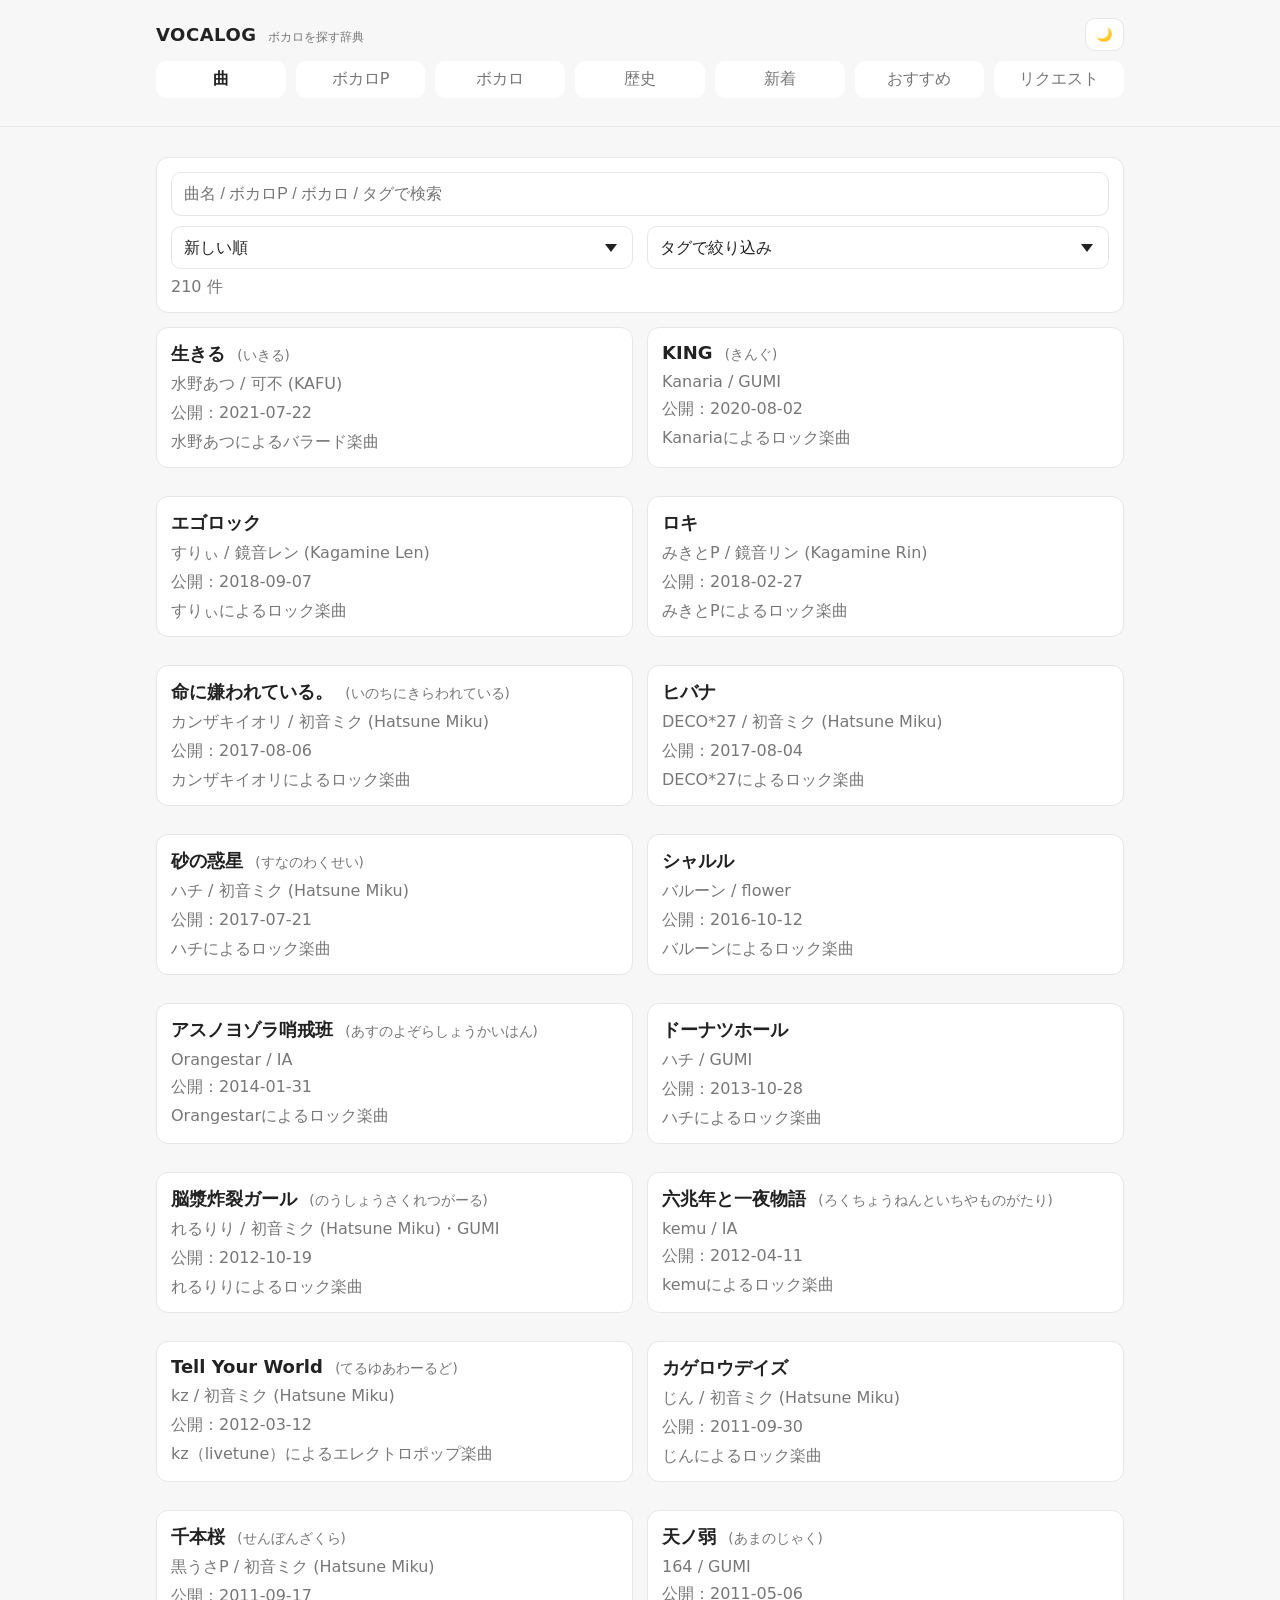
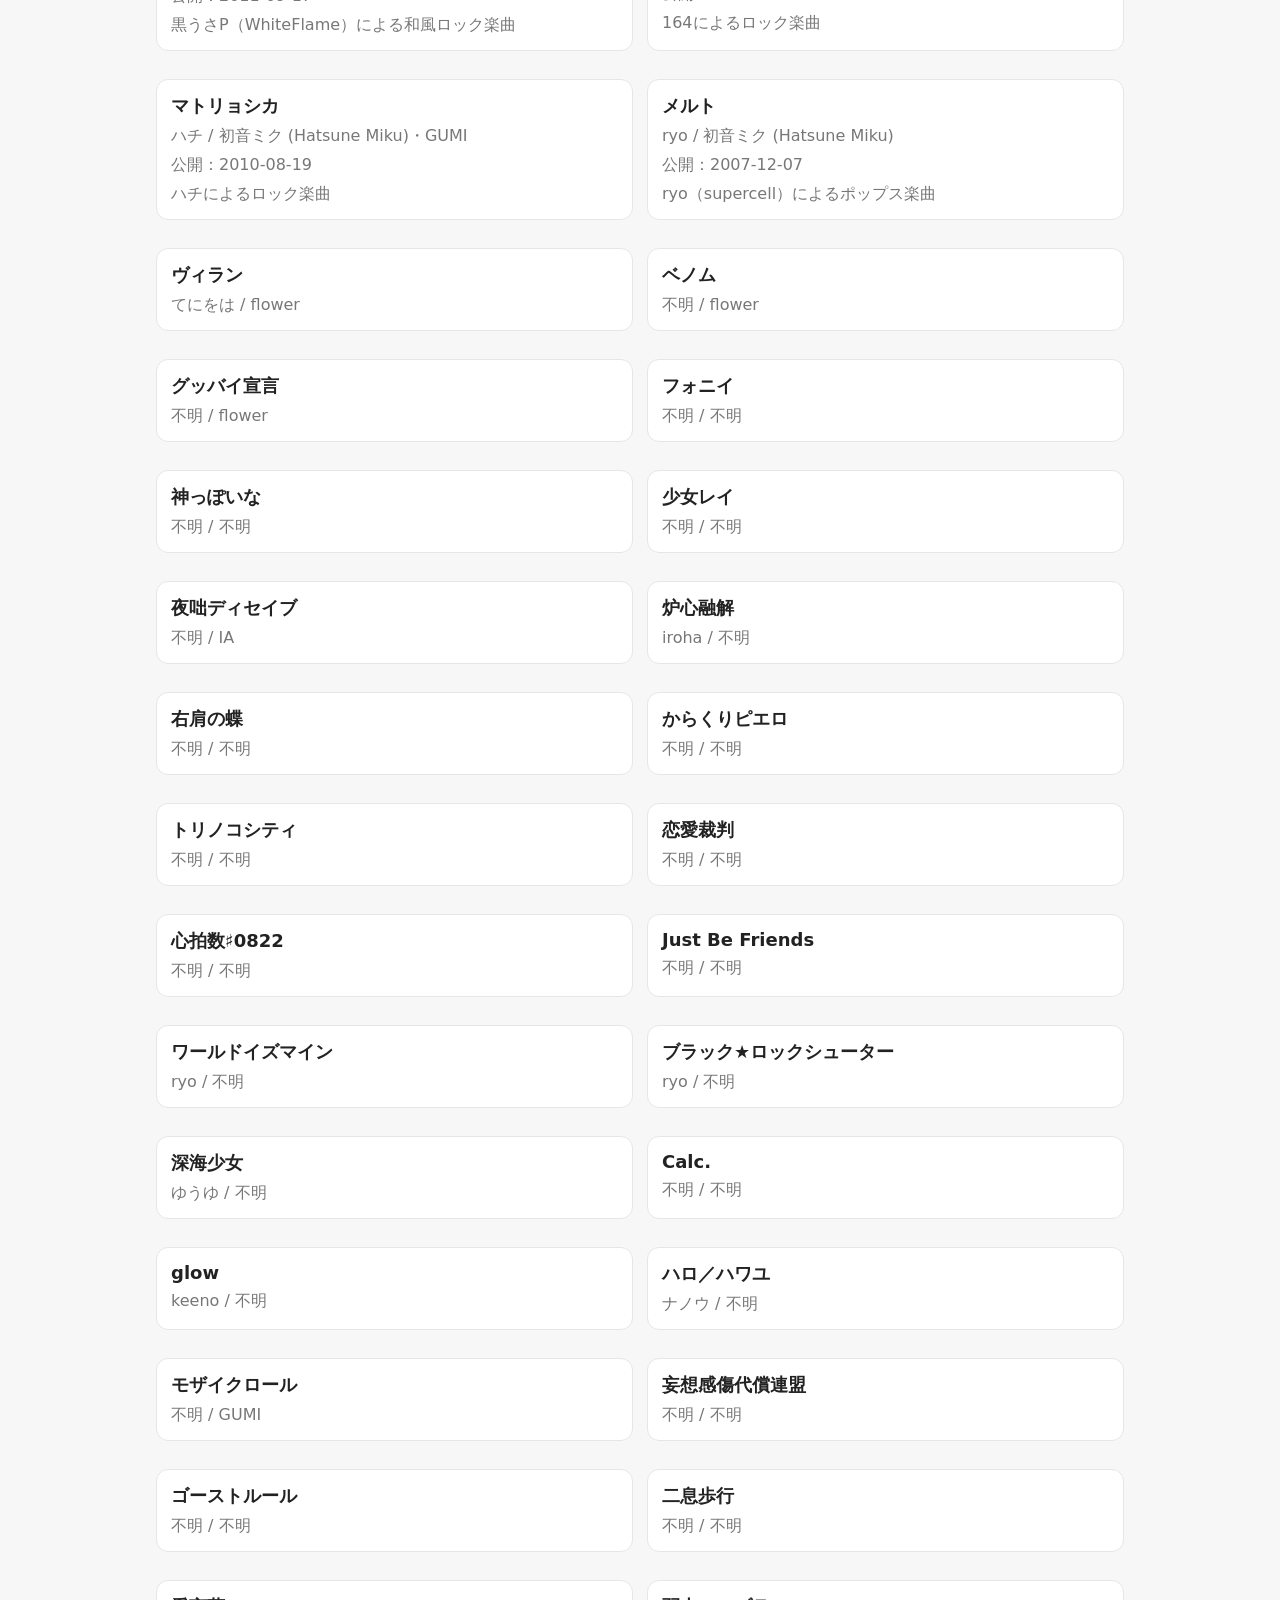
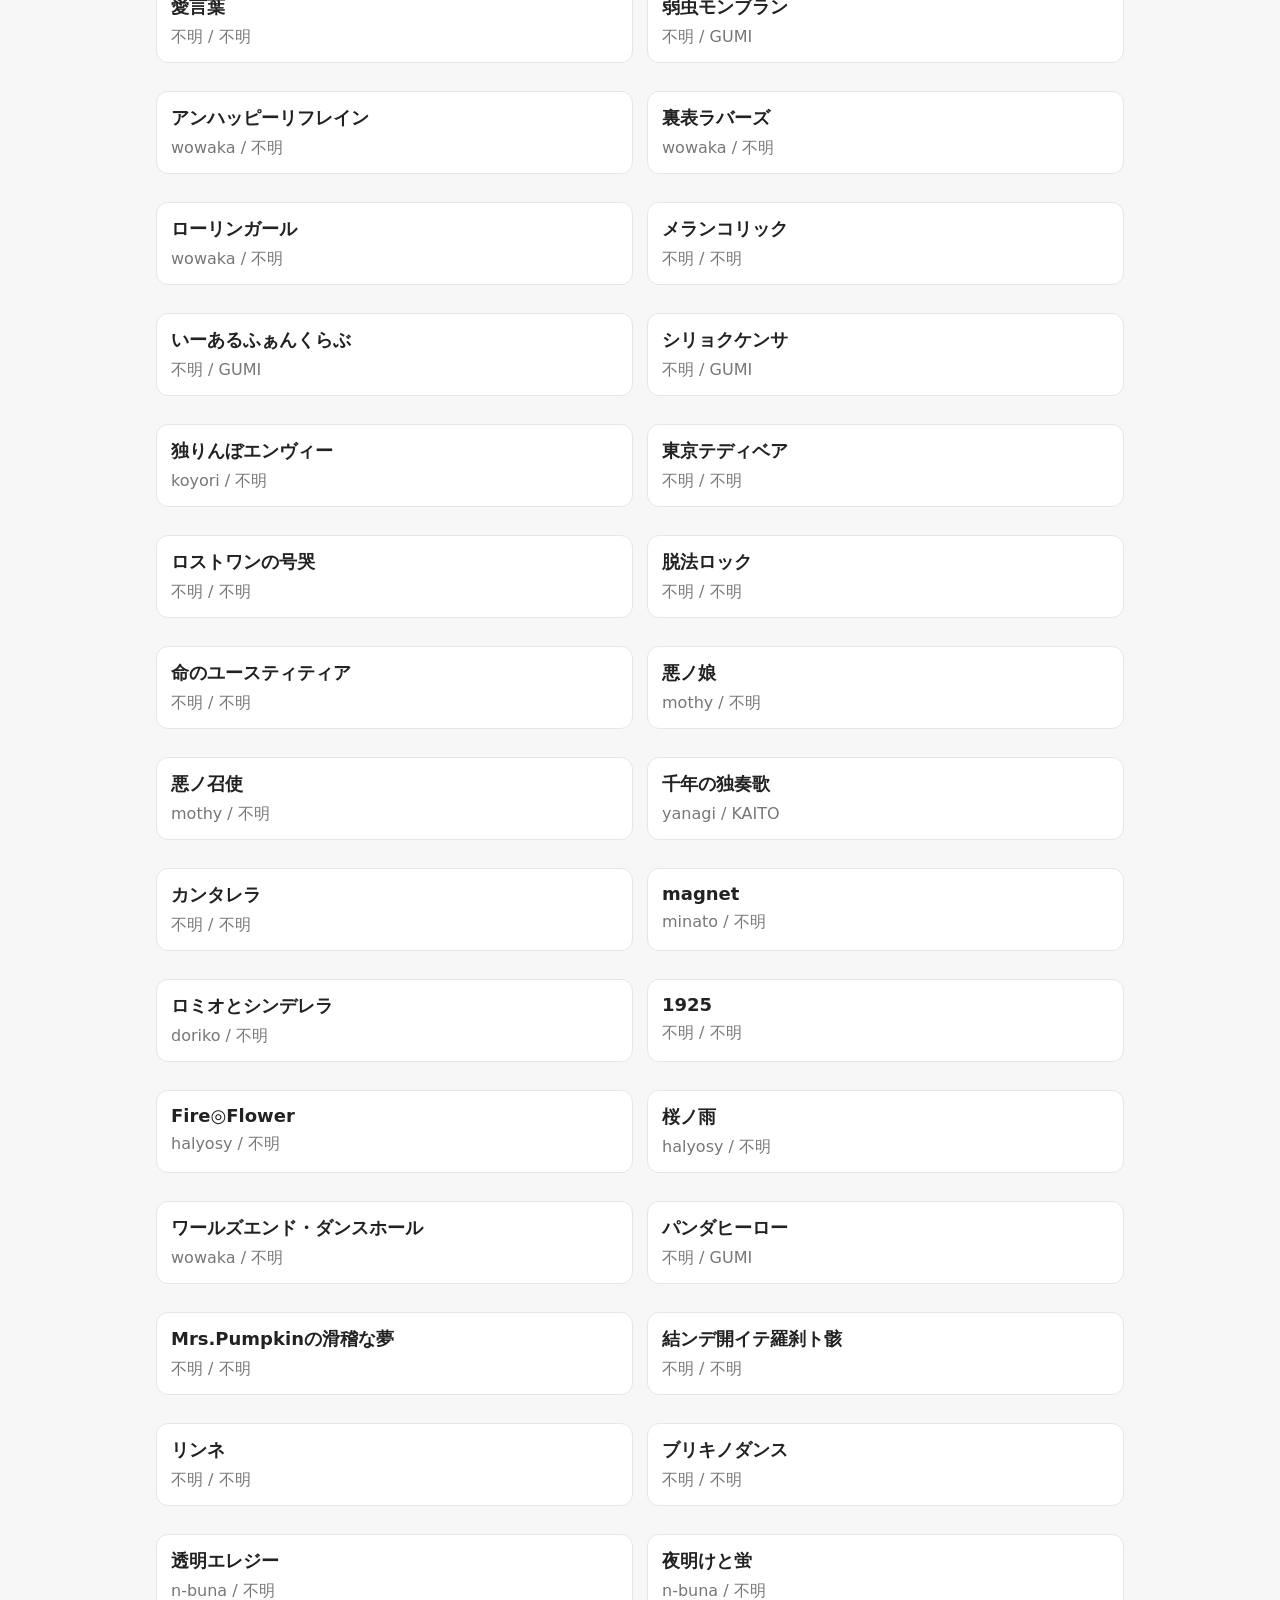
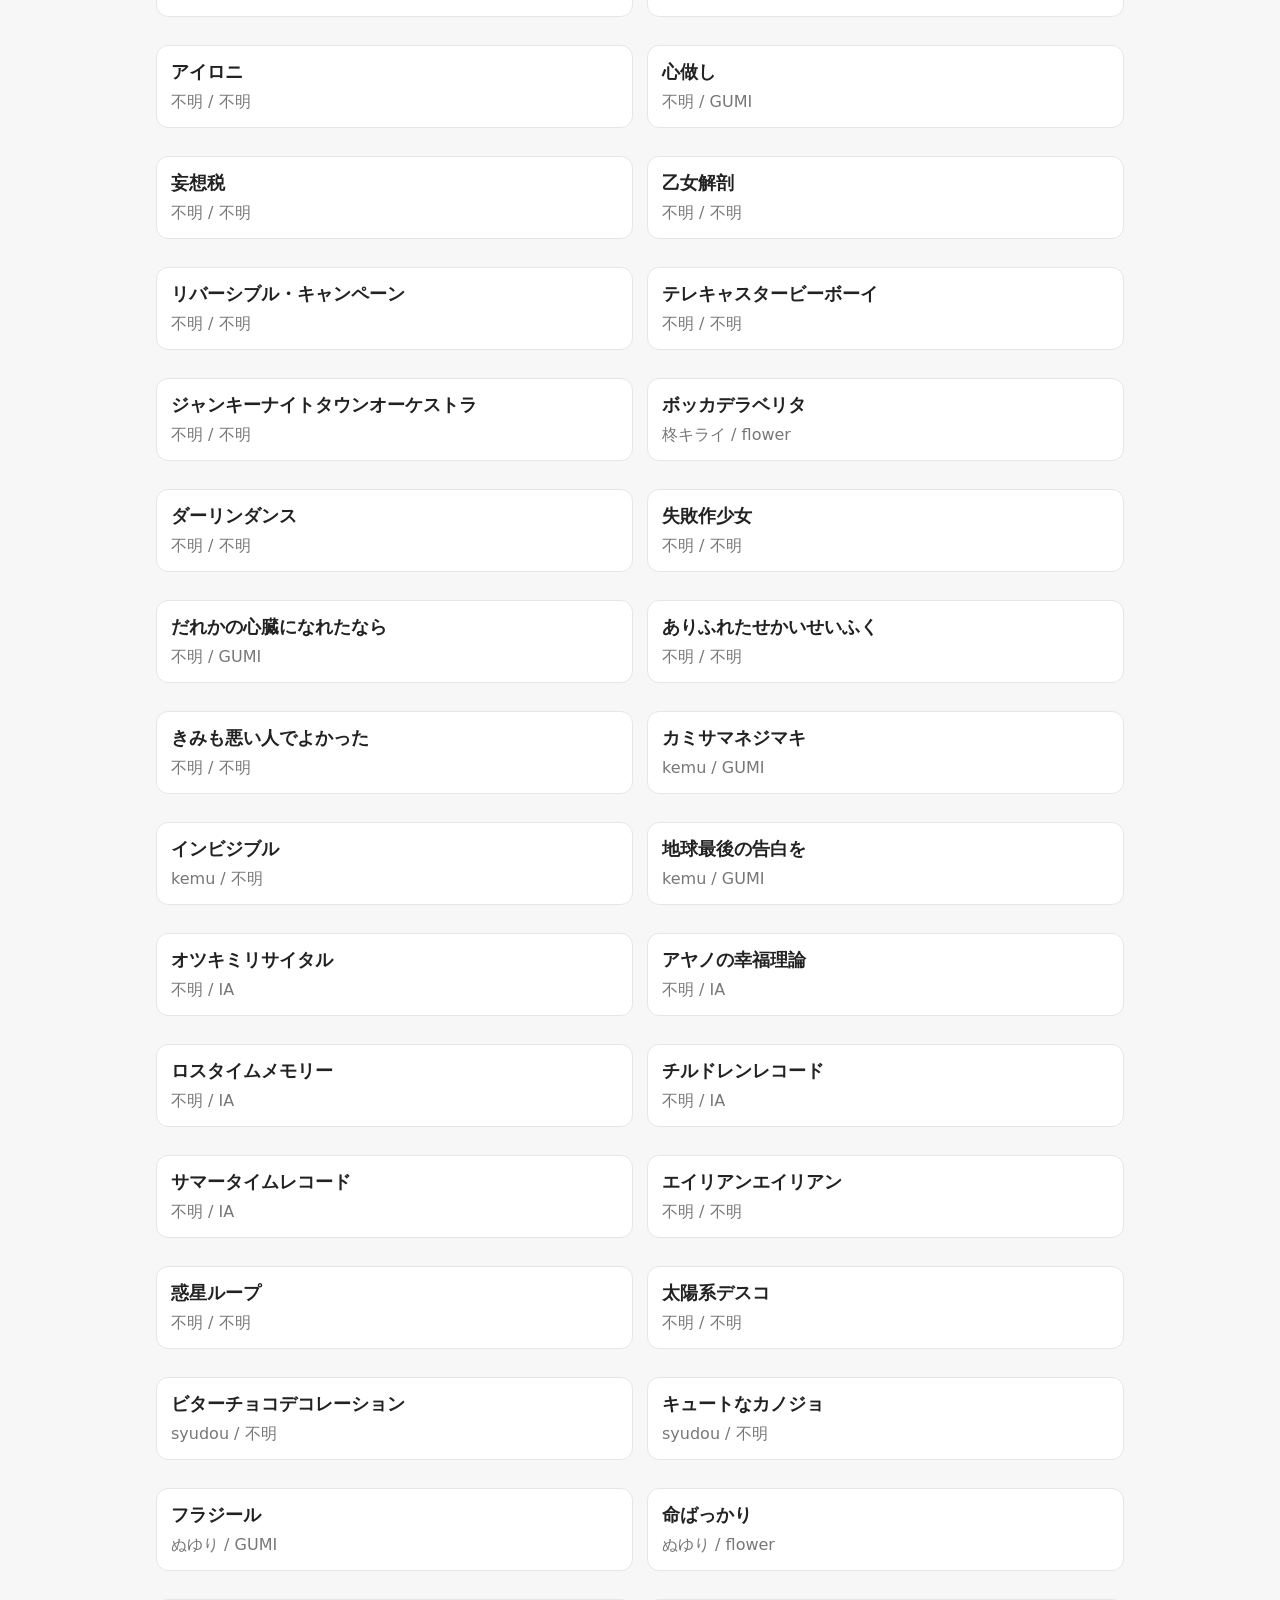
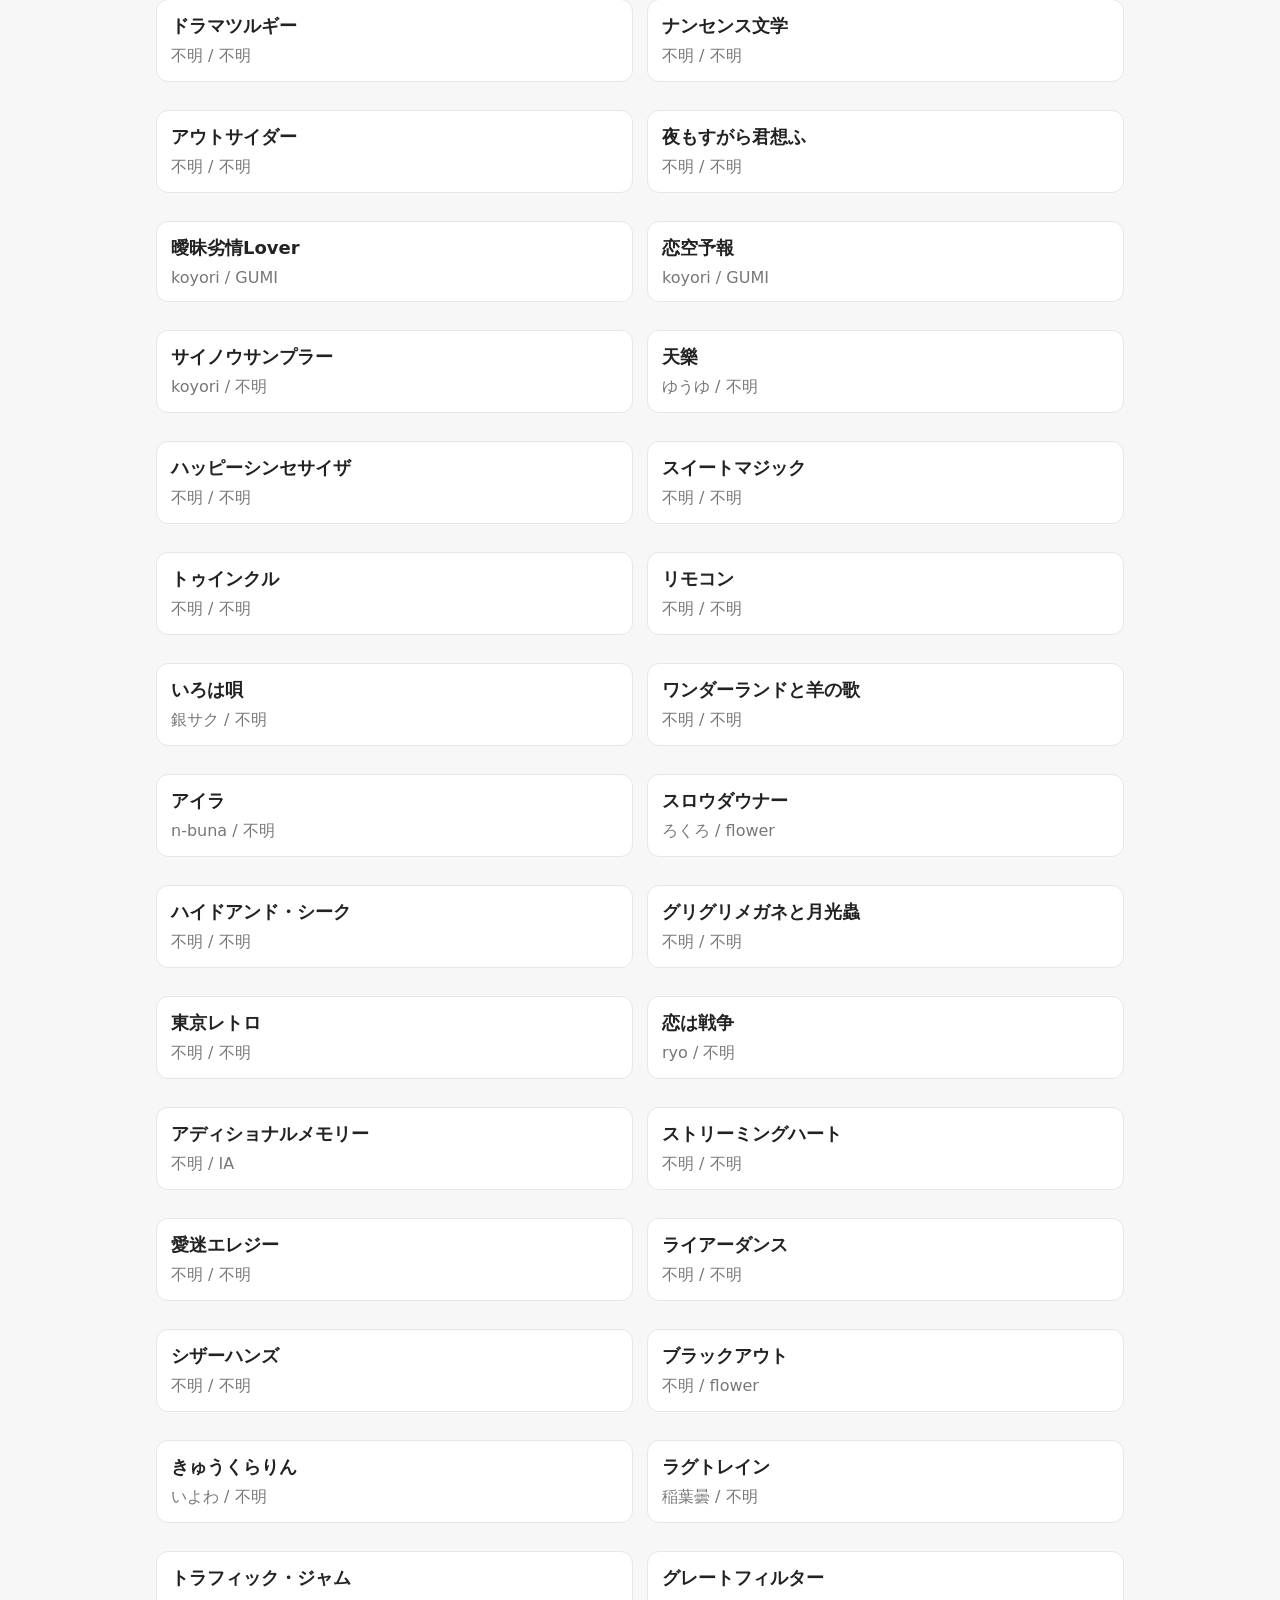
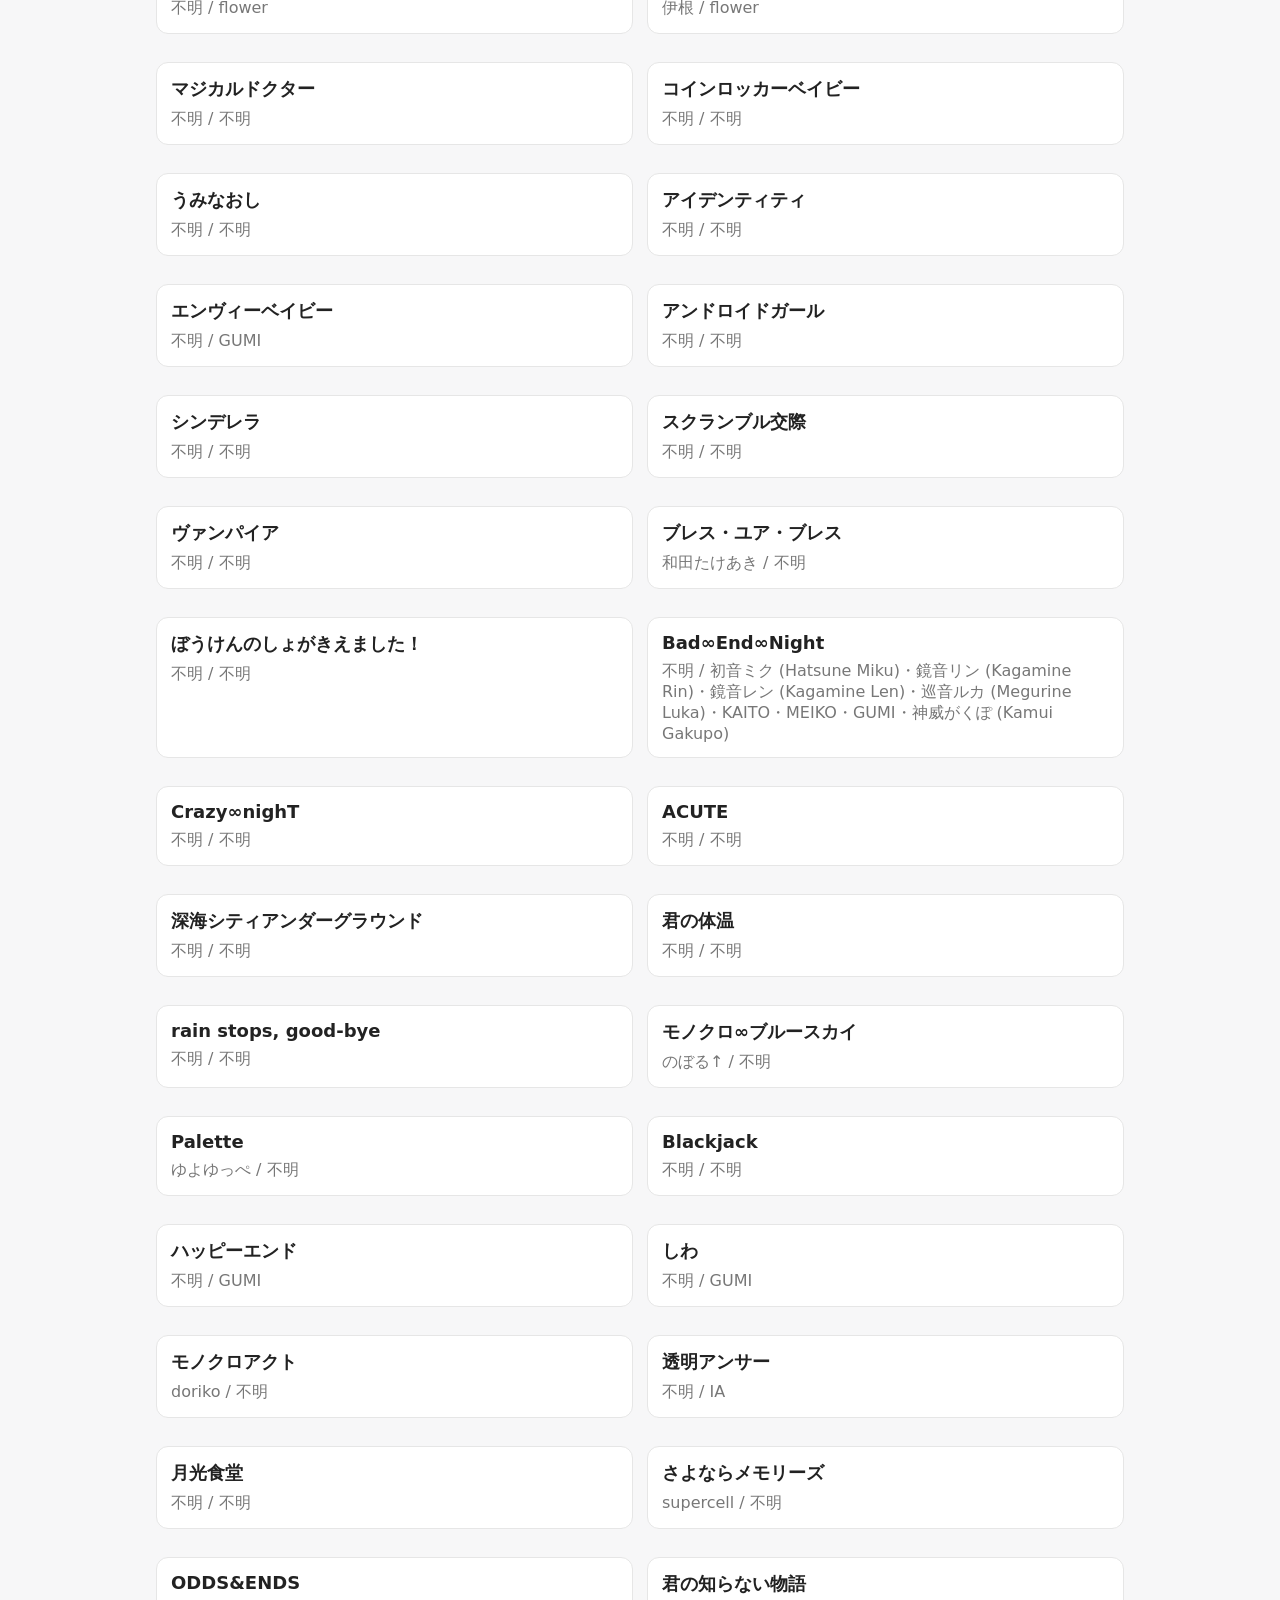
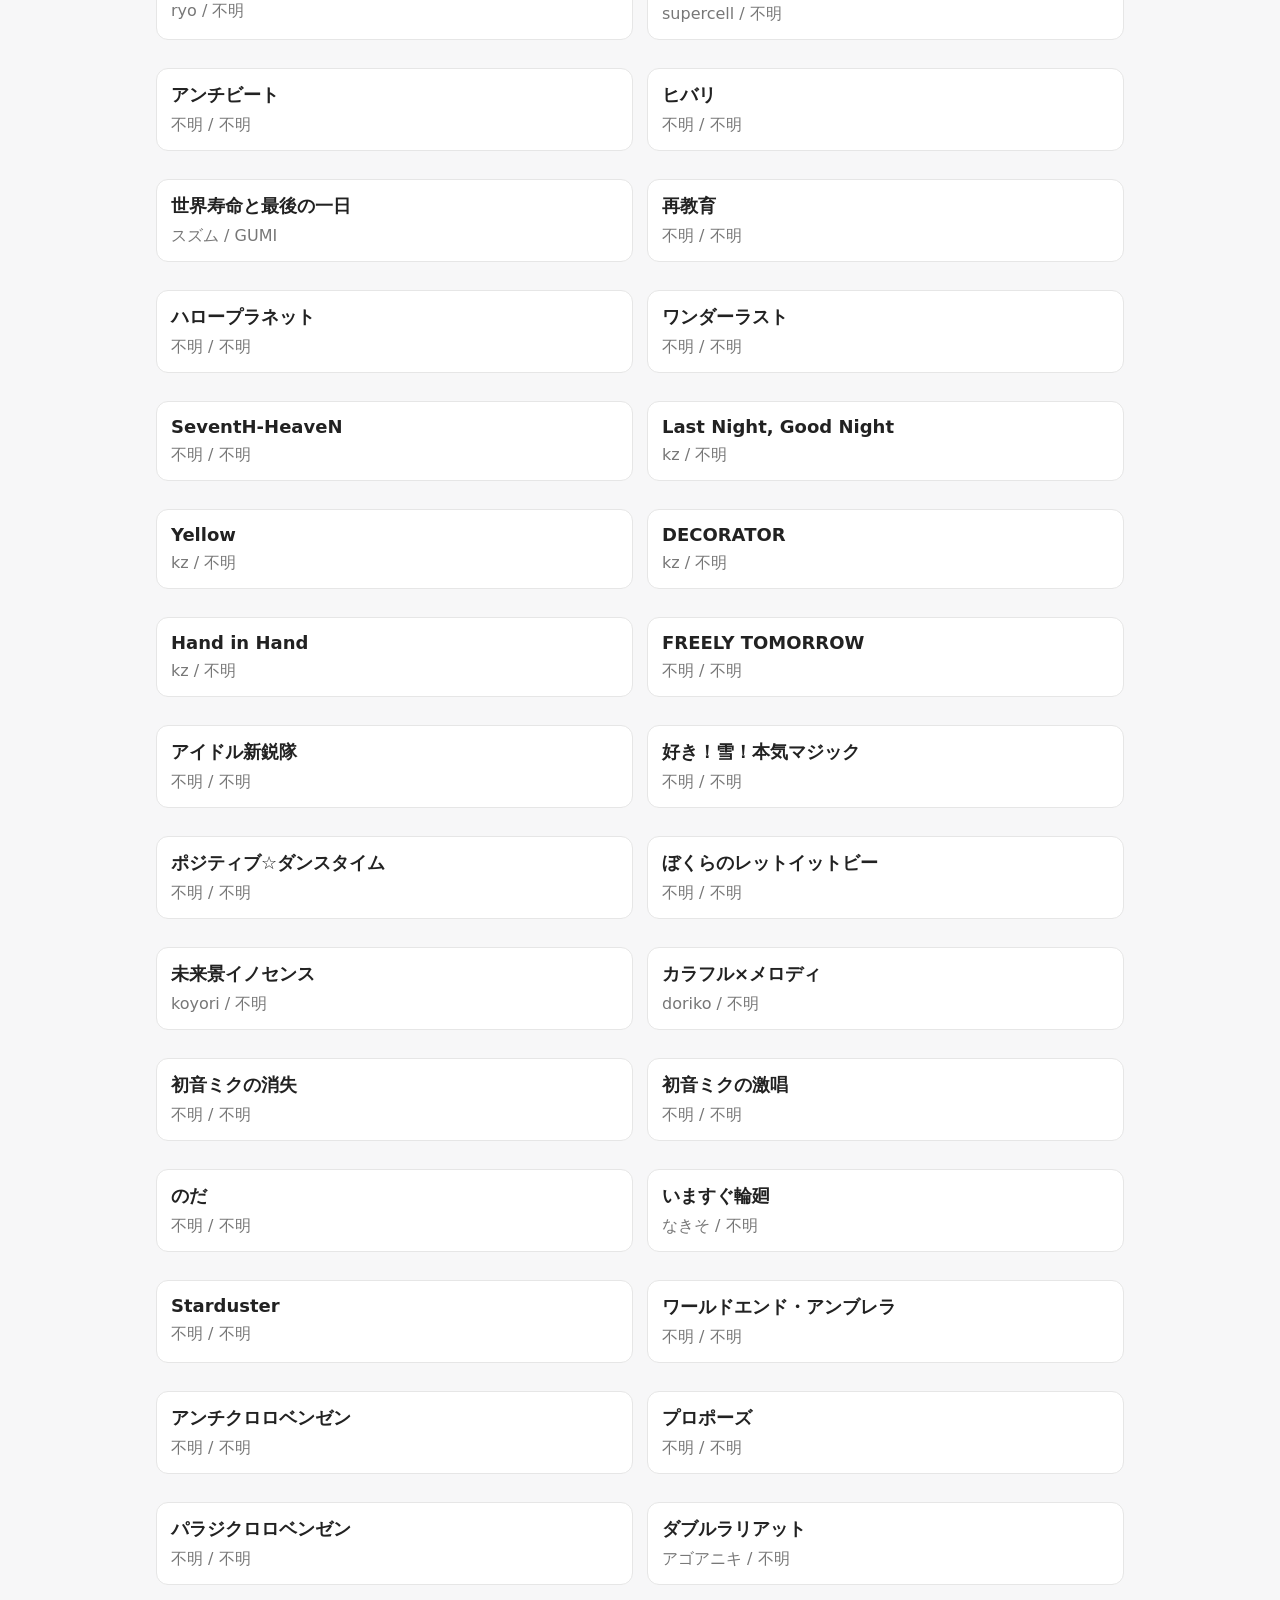
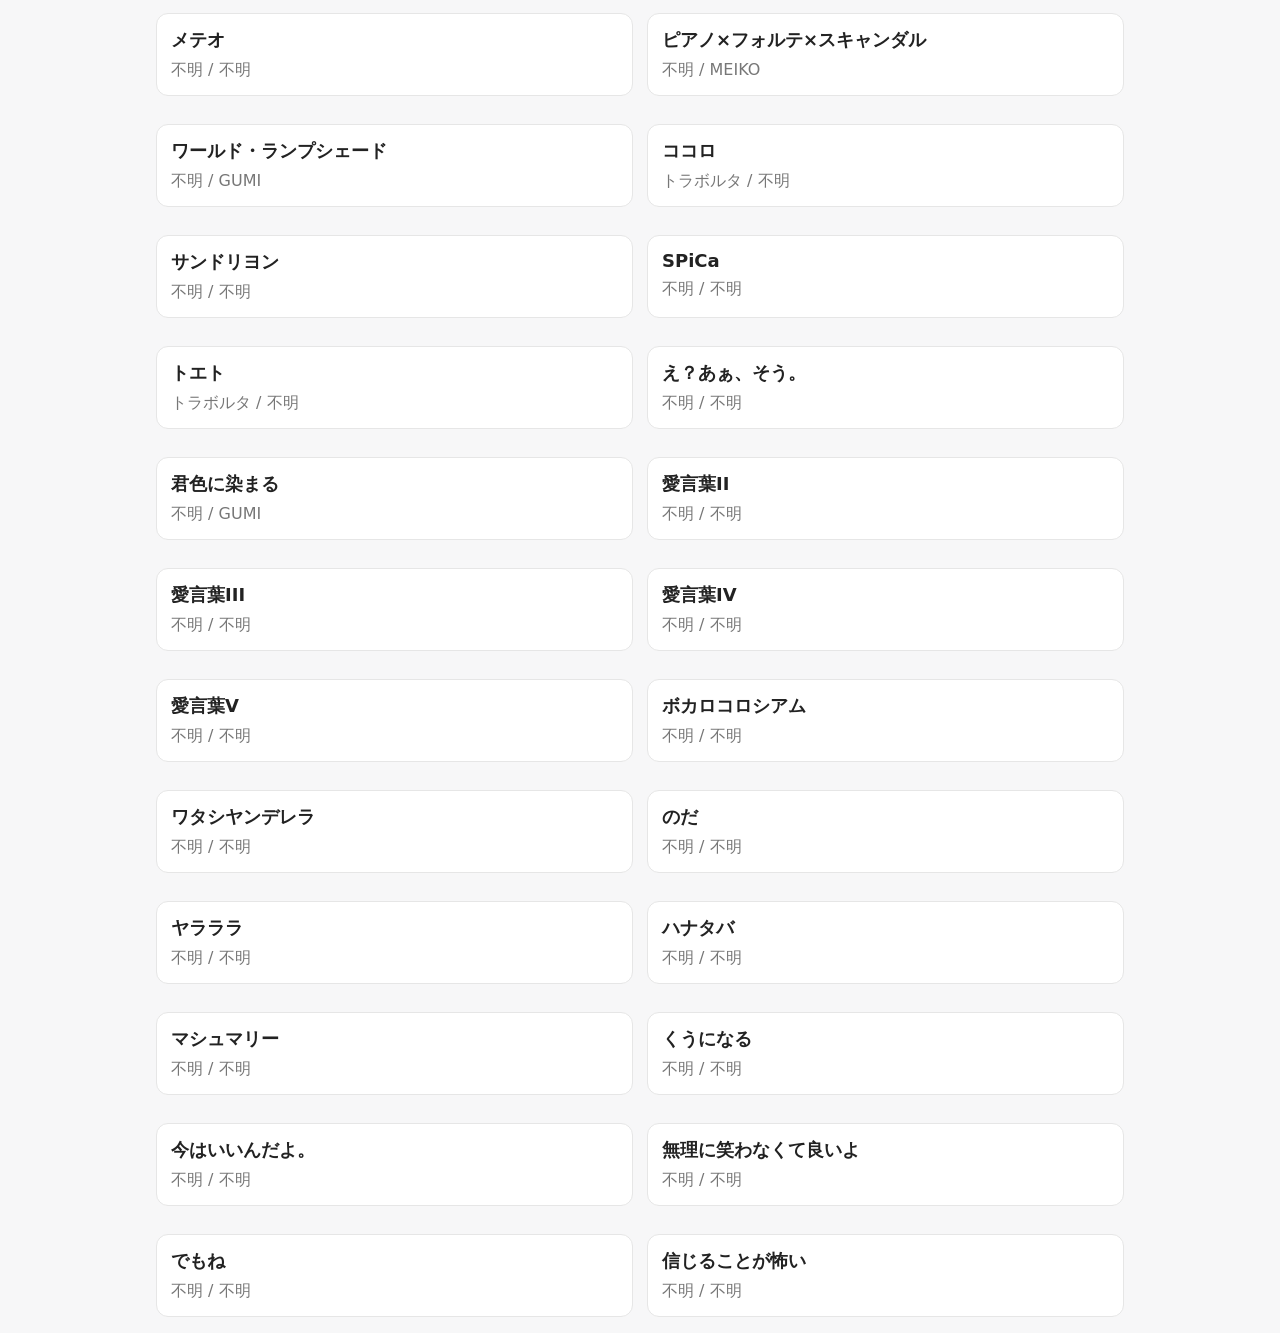
<file: index.html>
<!doctype html>
<html lang="ja" data-theme="light">
<head>
  <meta charset="utf-8" />
  <meta name="viewport" content="width=device-width, initial-scale=1" />
  <title>VOCALOG</title>

  <script>
    (function() {
      const saved = localStorage.getItem("vocalog-theme") || "light";
      document.documentElement.setAttribute("data-theme", saved);
    })();
  </script>
  
  <link rel="stylesheet" href="./styles.css" />
</head>
<body>
  <div id="header"></div>

  <main class="wrap">
    <div class="card">
      <input id="q" class="input" placeholder="曲名 / ボカロP / ボカロ / タグで検索" />
      <div class="row" style="margin-top:10px;">
        <select id="sort">
  <option value="new">新しい順</option>
  <option value="old">古い順</option>
  <option value="kana">かな順</option>
</select>
        <select id="tag">
          <option value="">タグで絞り込み</option>
        </select>
      </div>
      <p class="muted" id="count"></p>
    </div>
     
    <div id="list" class="grid"></div>
  </main>

  <script src="./theme.js"></script>
  <script type="module" src="./songlist.js"></script>
</body>
</html>
</file>
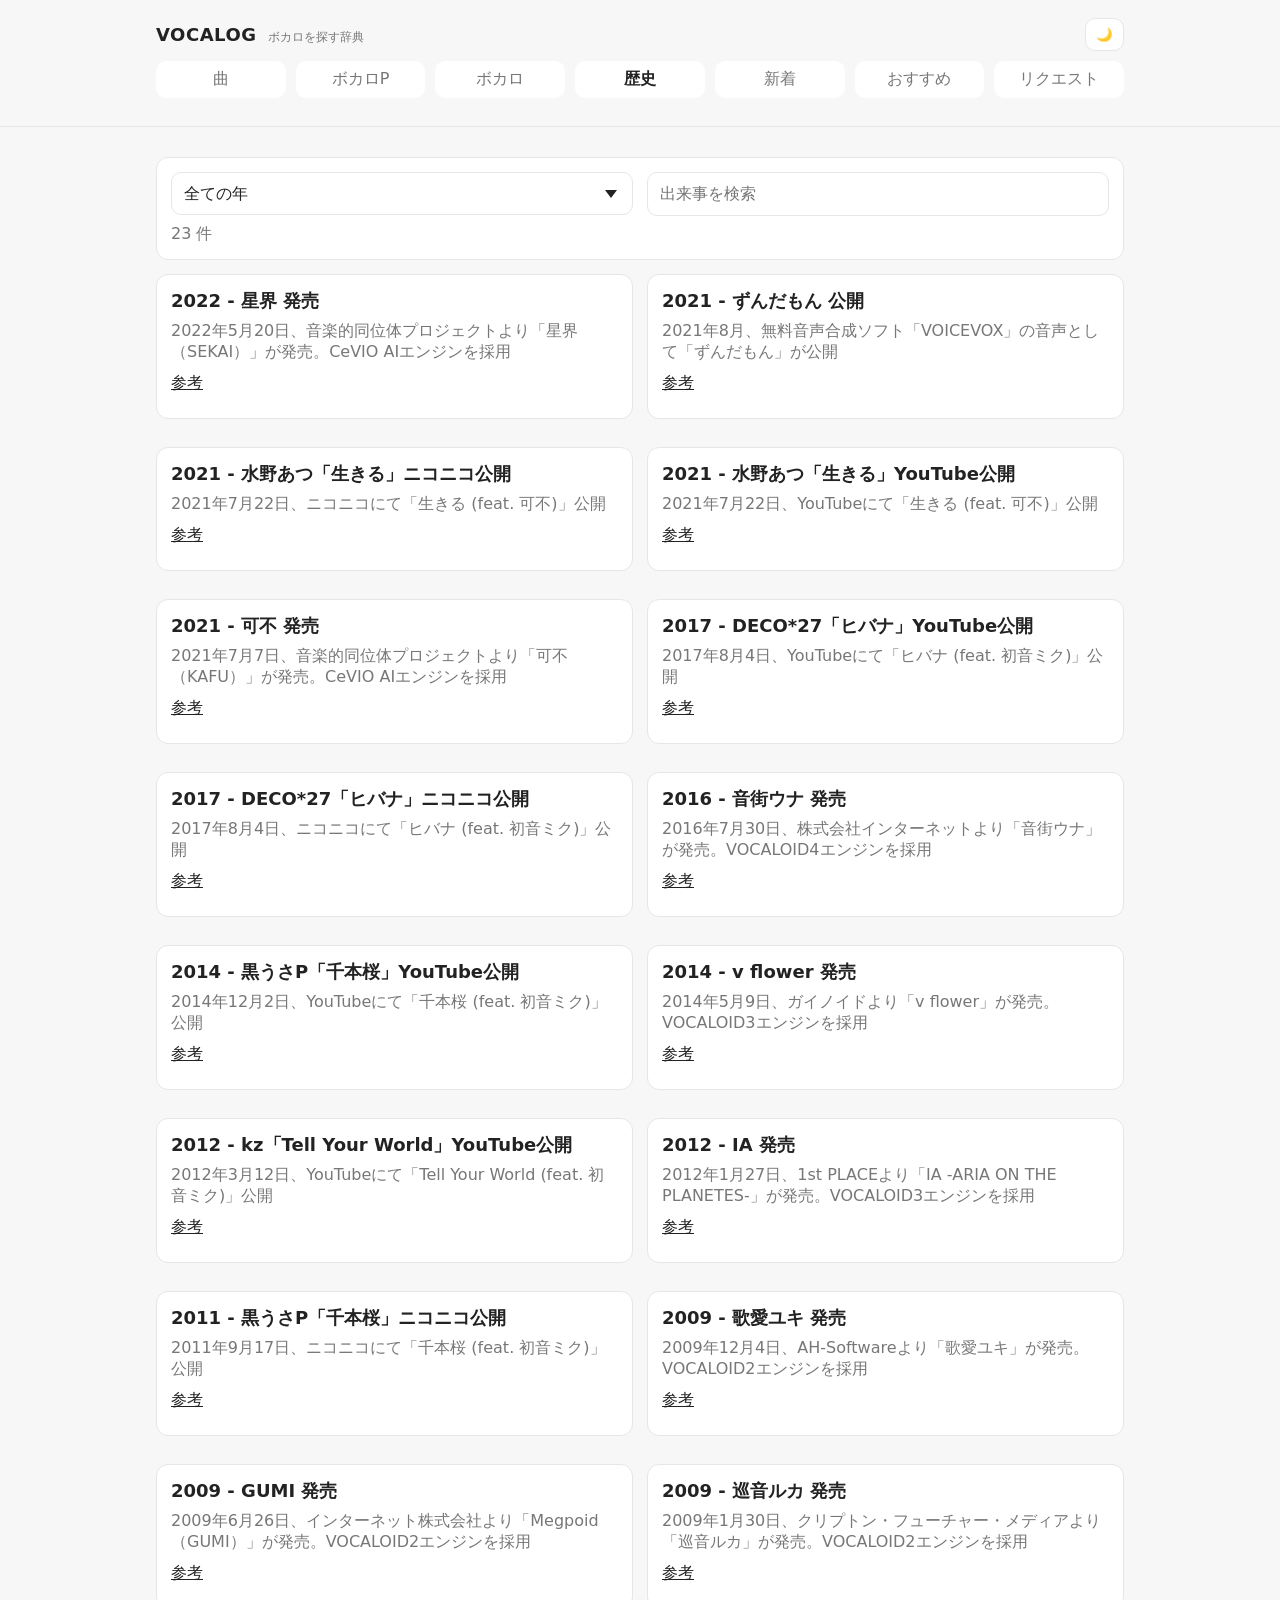
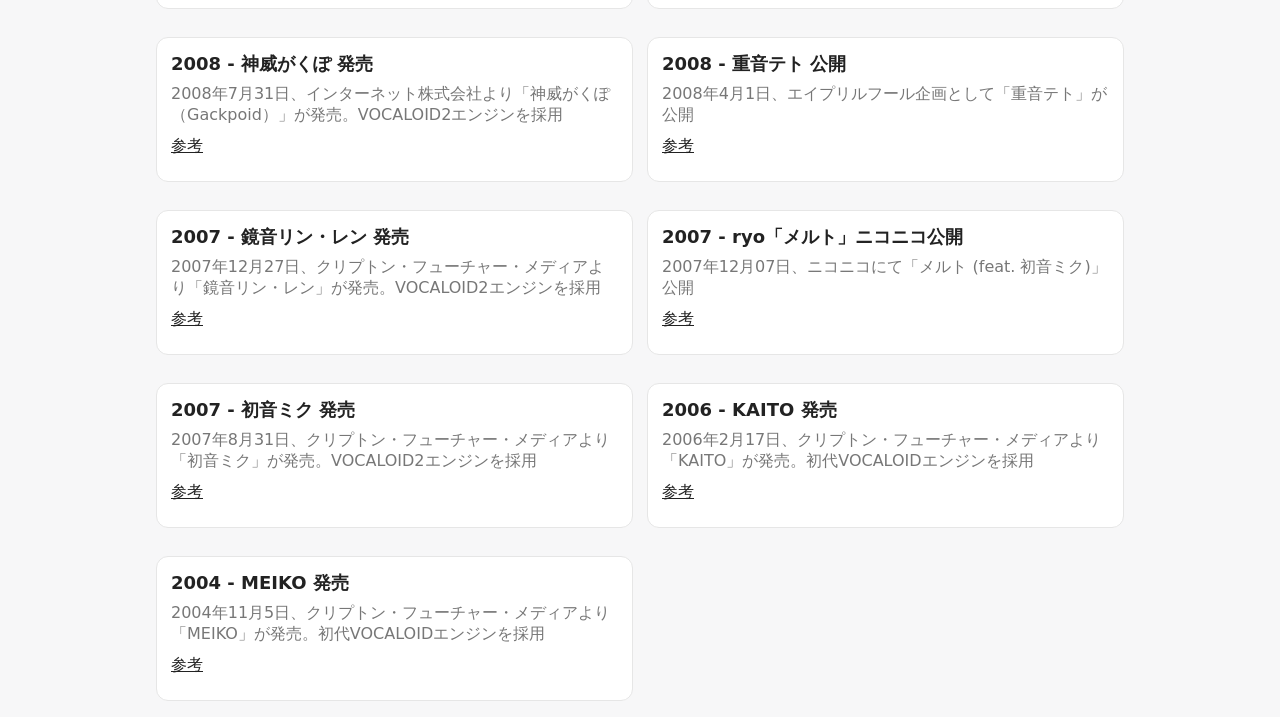
<file: history.html>
<!doctype html>
<html lang="ja" data-theme="light">
<head>
  <meta charset="utf-8" />
  <meta name="viewport" content="width=device-width, initial-scale=1" />
  <title>歴史 - VOCALOG</title>

  <script>
    (function() {
      const saved = localStorage.getItem("vocalog-theme") || "light";
      document.documentElement.setAttribute("data-theme", saved);
    })();
  </script>
  
  <link rel="stylesheet" href="./styles.css" />
</head>
<body>
  <div id="header"></div>

  <main class="wrap">
    <div class="card">
      <div class="row">
        <select id="year">
          <option value="">全ての年</option>
        </select>
        <input id="q" class="input" placeholder="出来事を検索" />
      </div>
      <p class="muted" id="count"></p>
    </div>

    <div id="list" class="grid"></div>
  </main>

  <script src="./theme.js"></script>
  <script type="module" src="./history.js"></script>
</body>
</html>
</file>
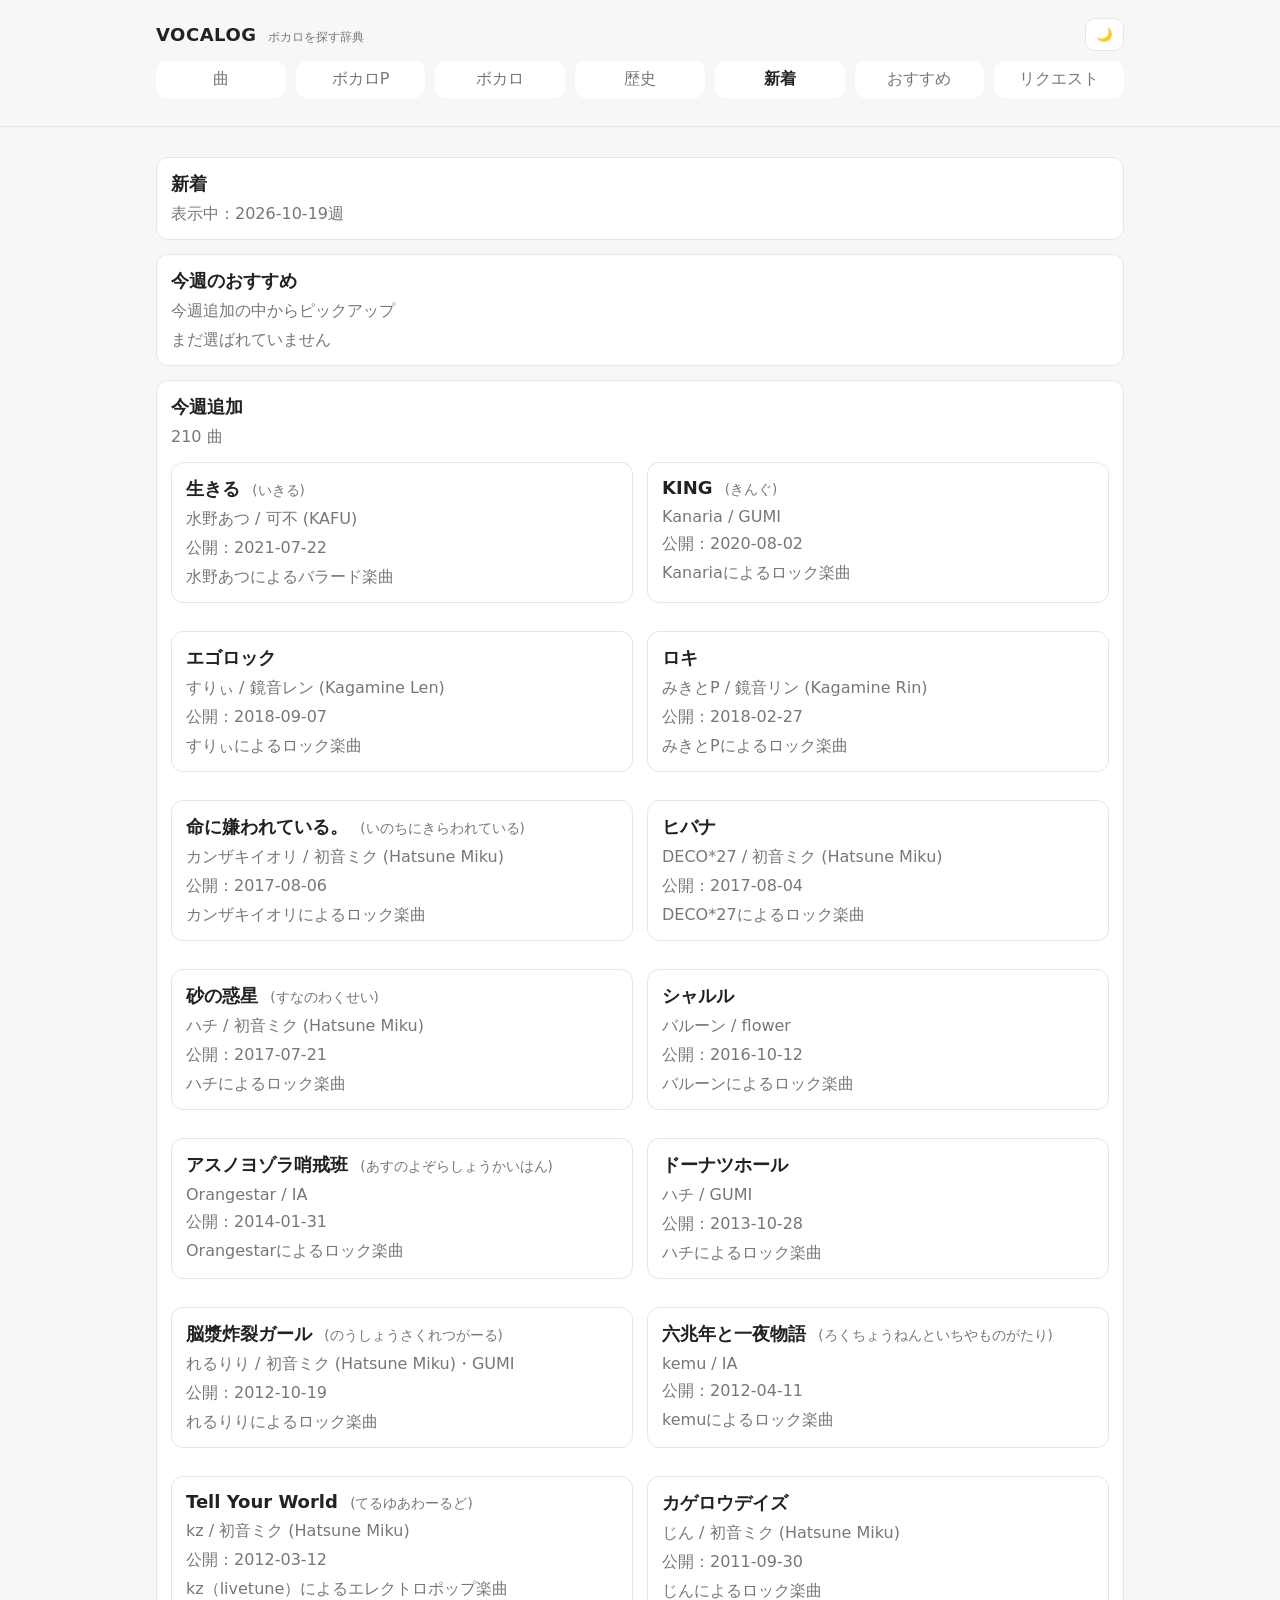
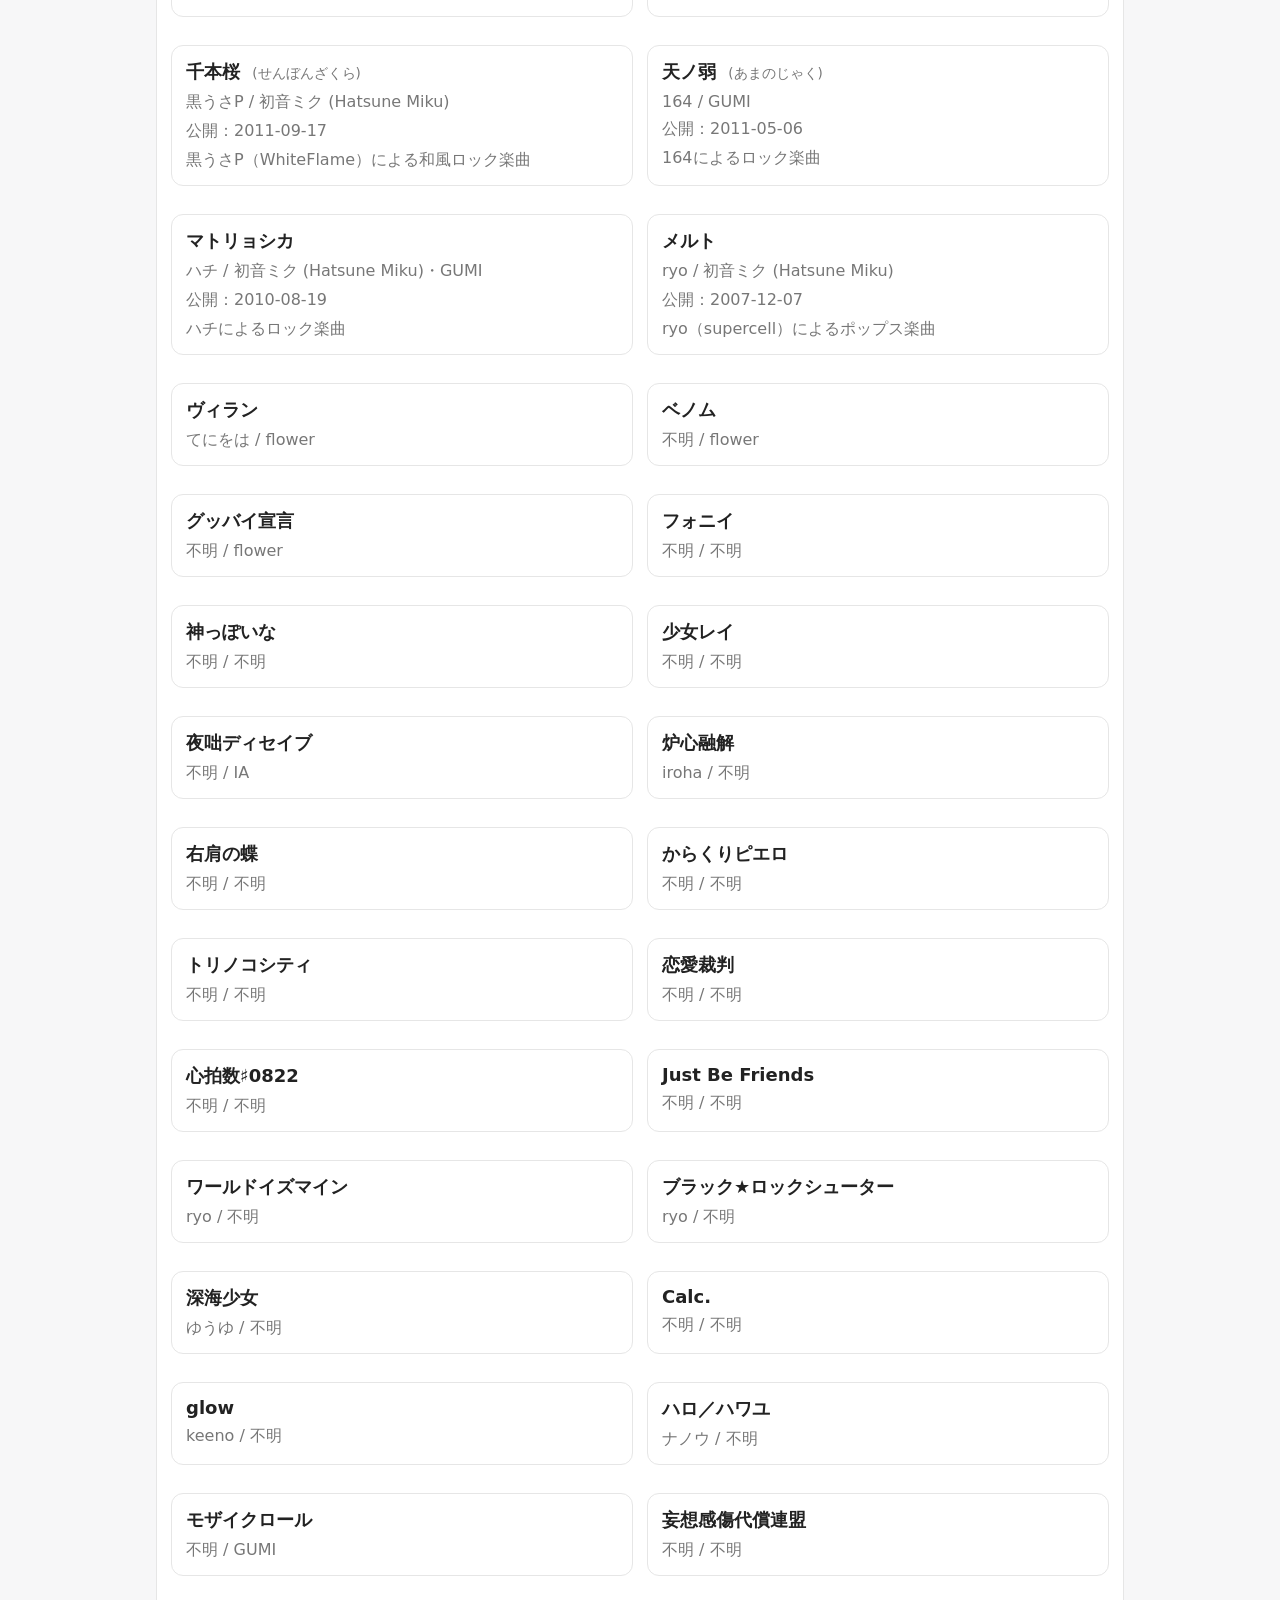
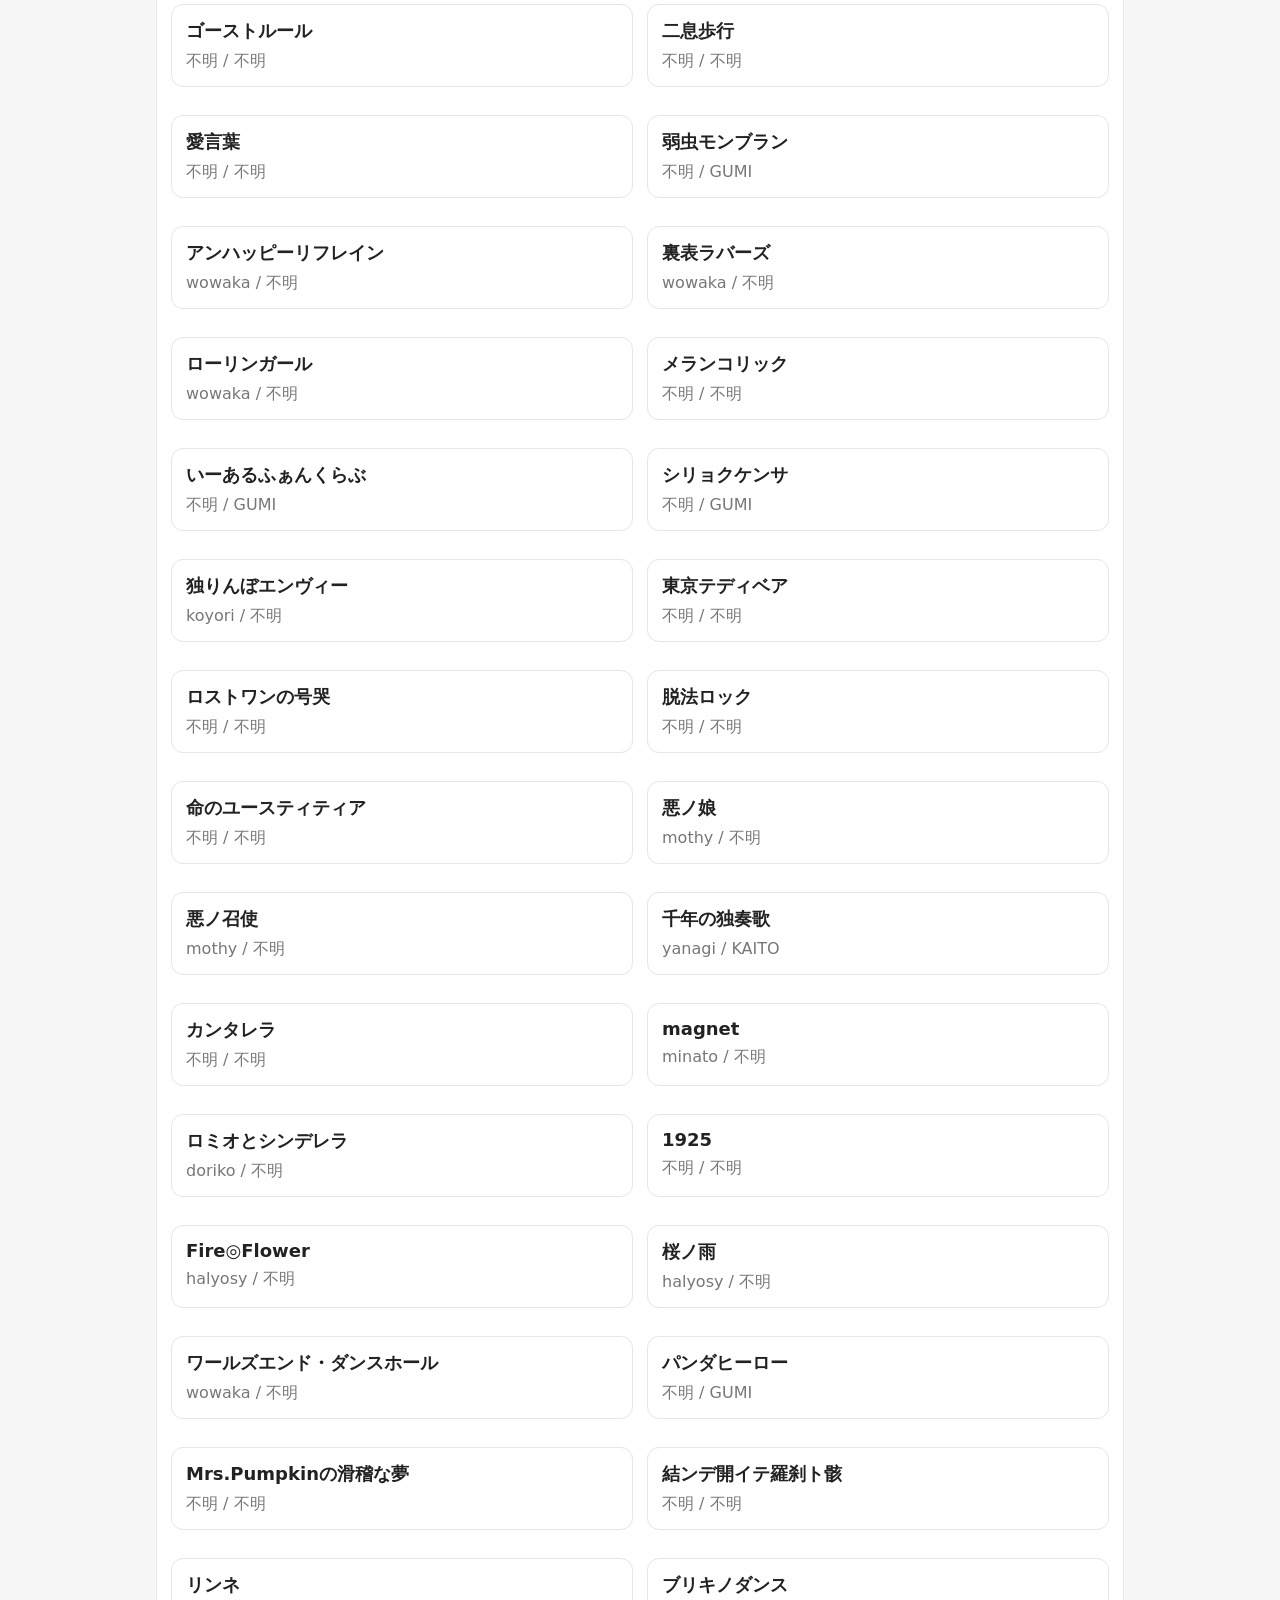
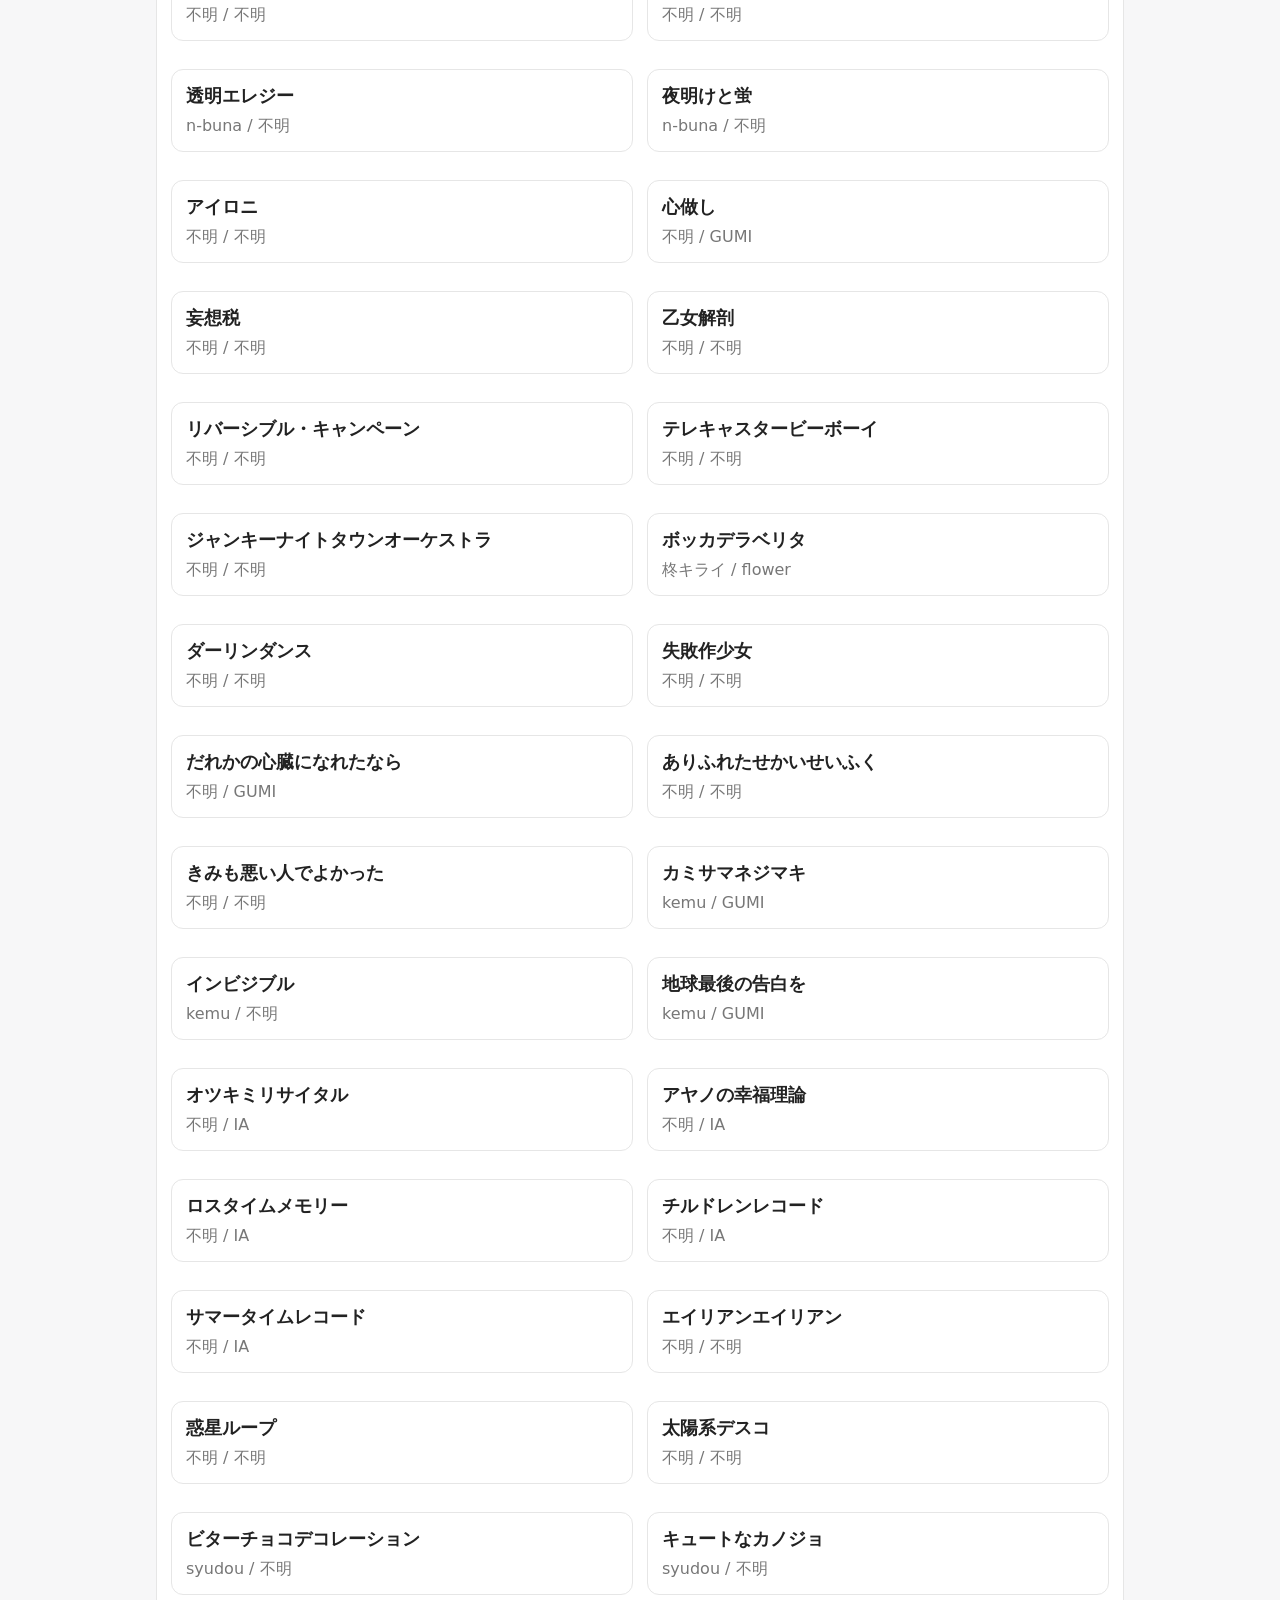
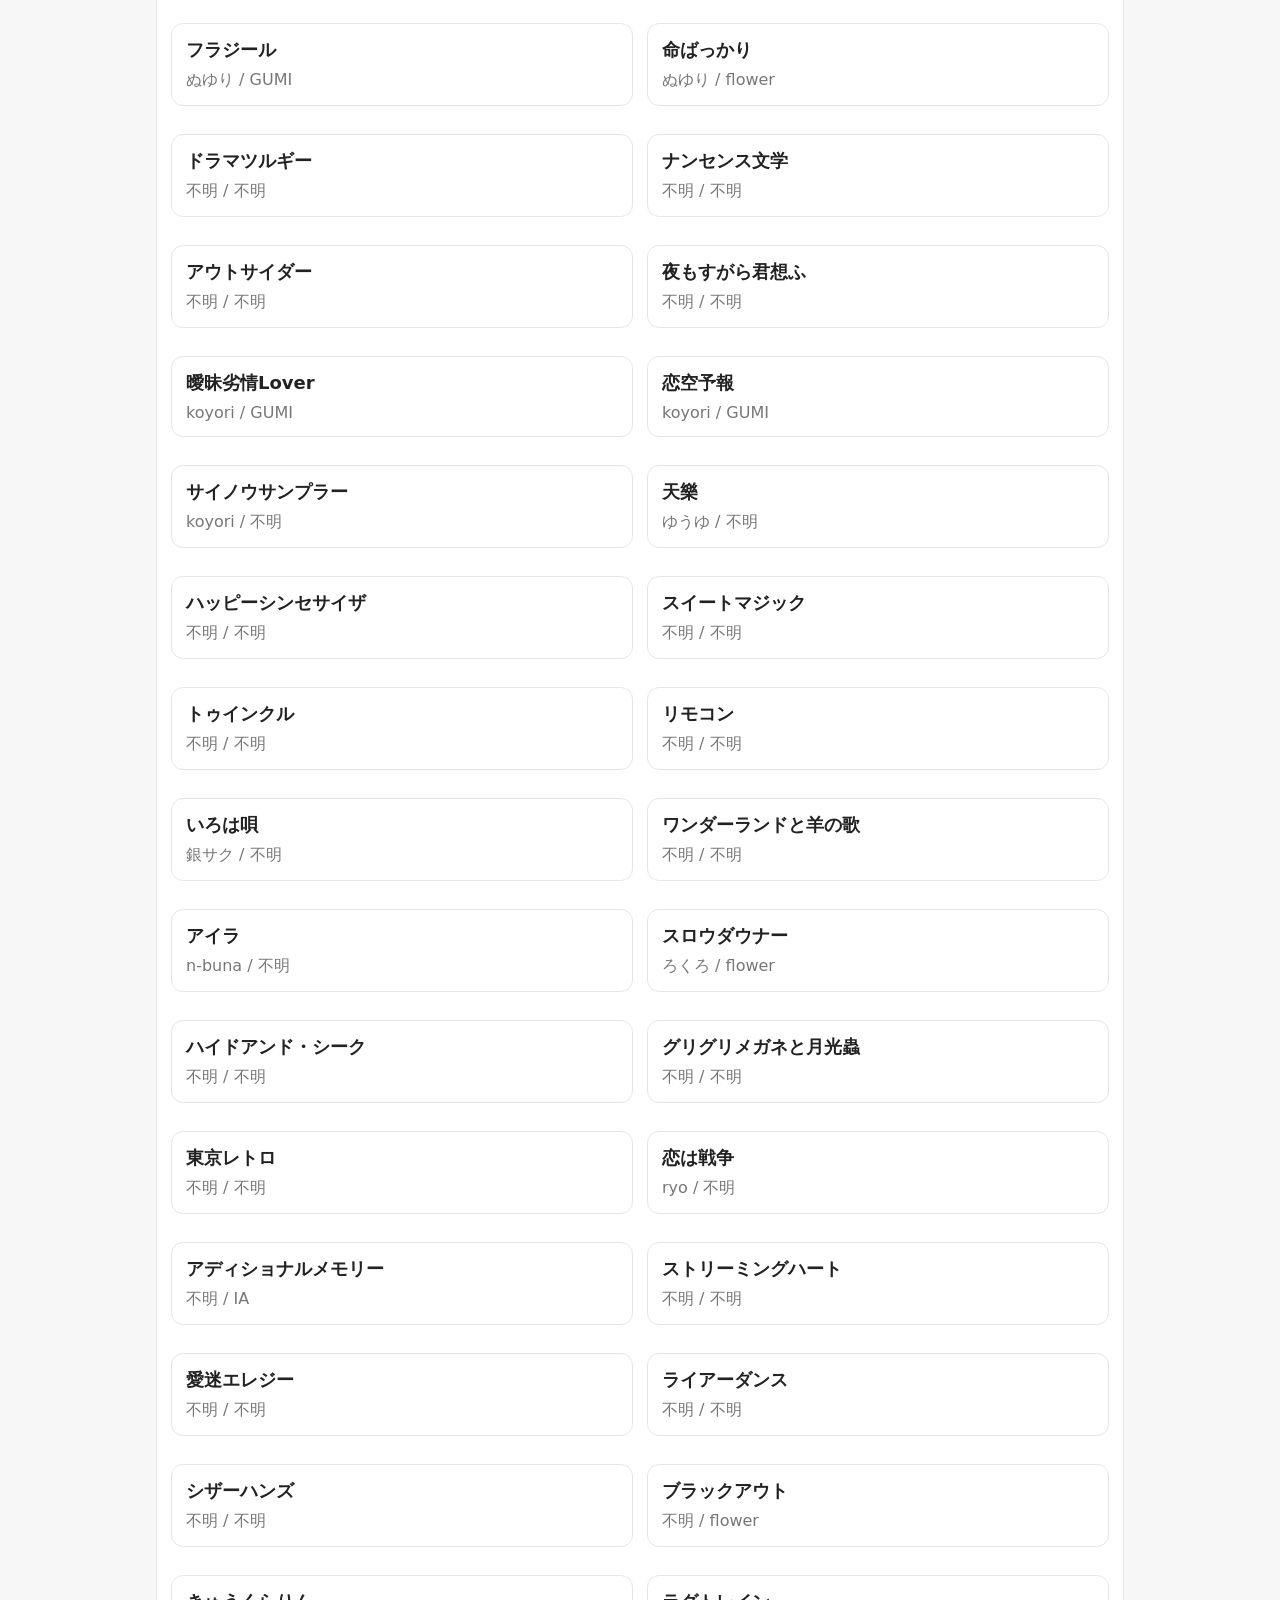
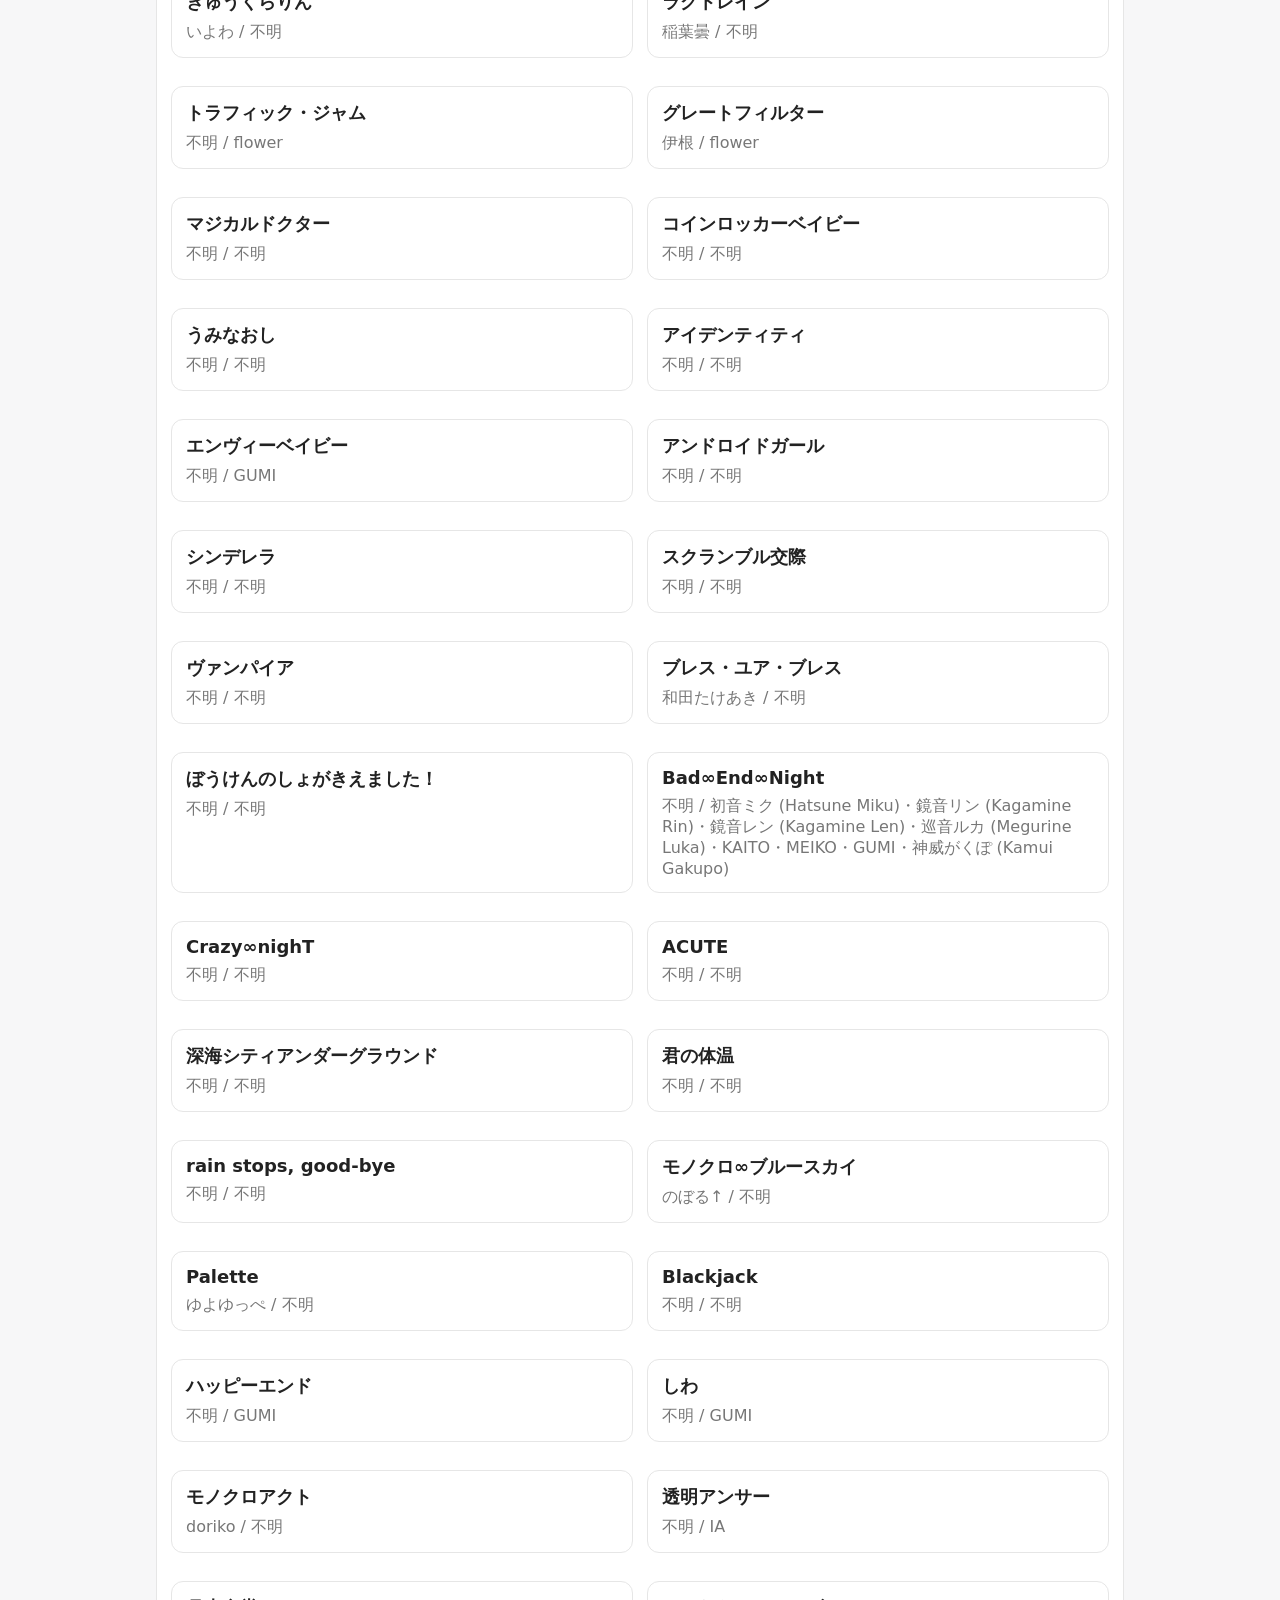
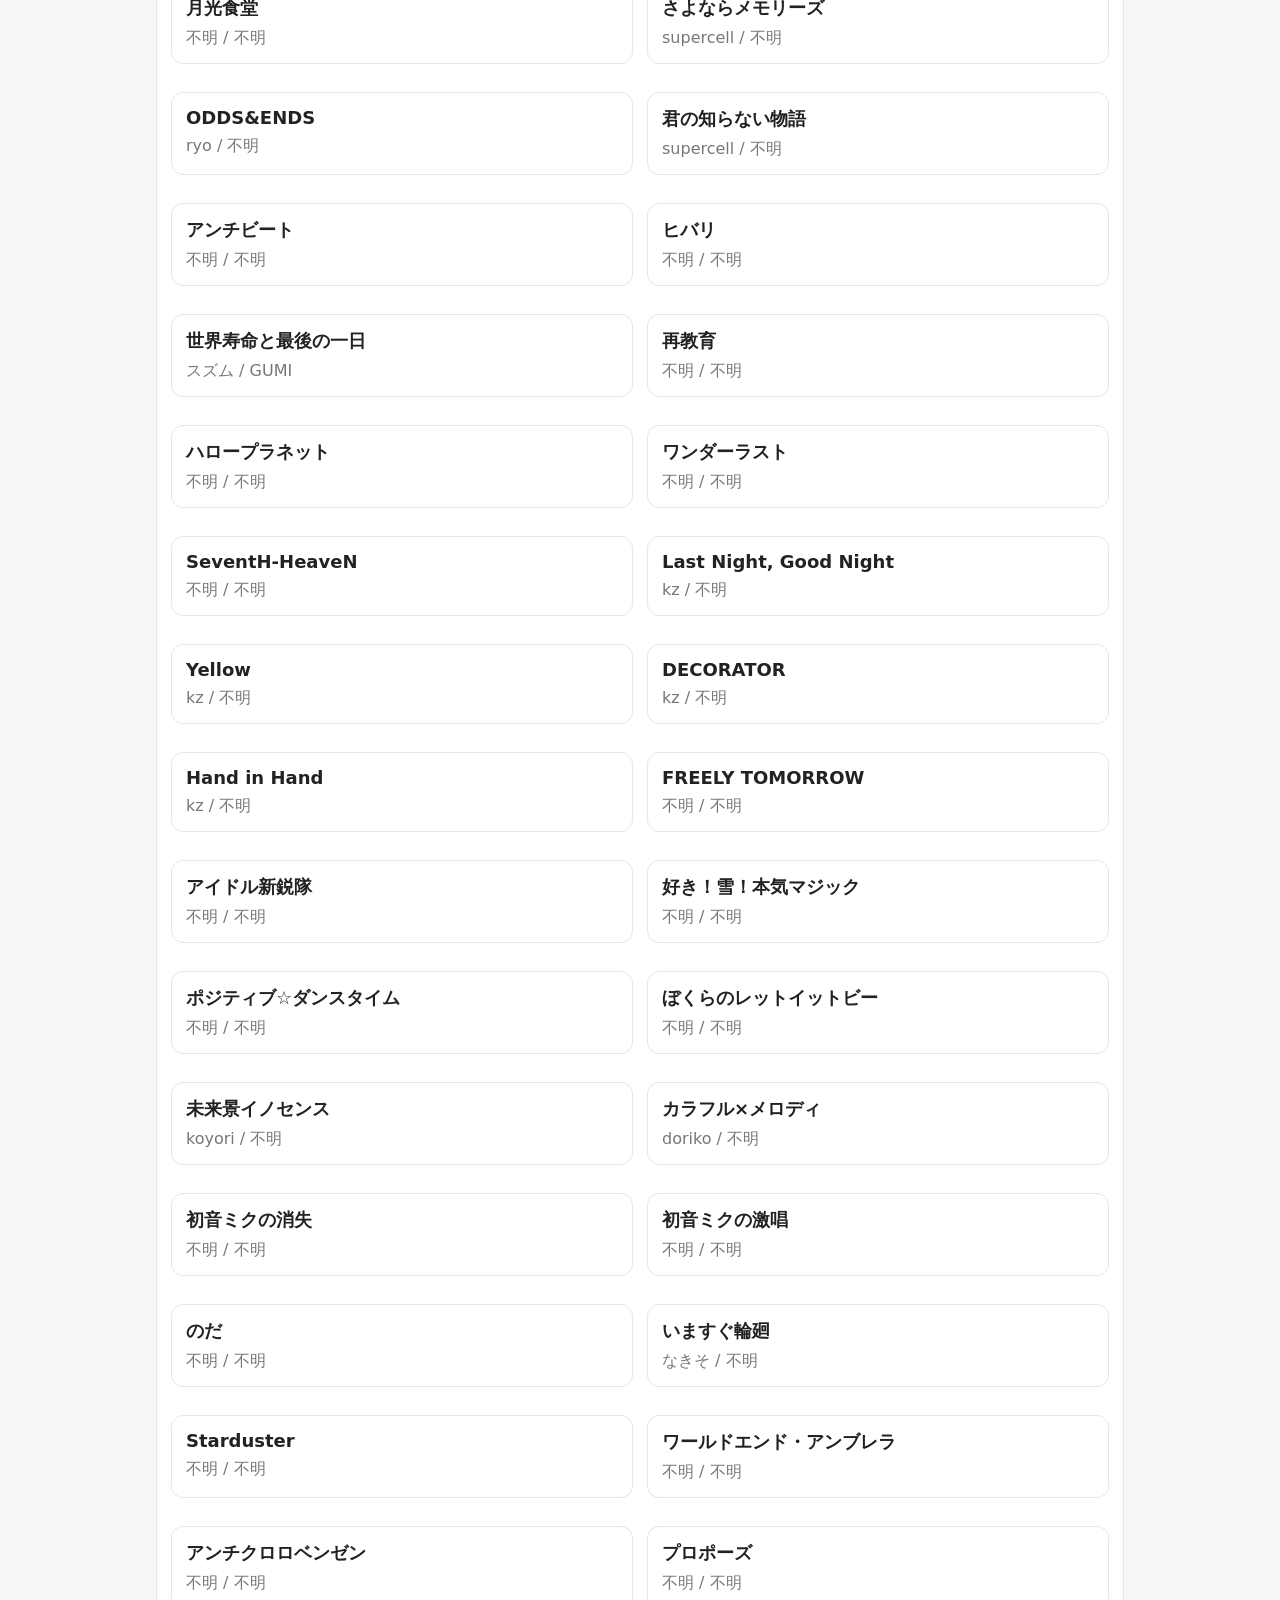
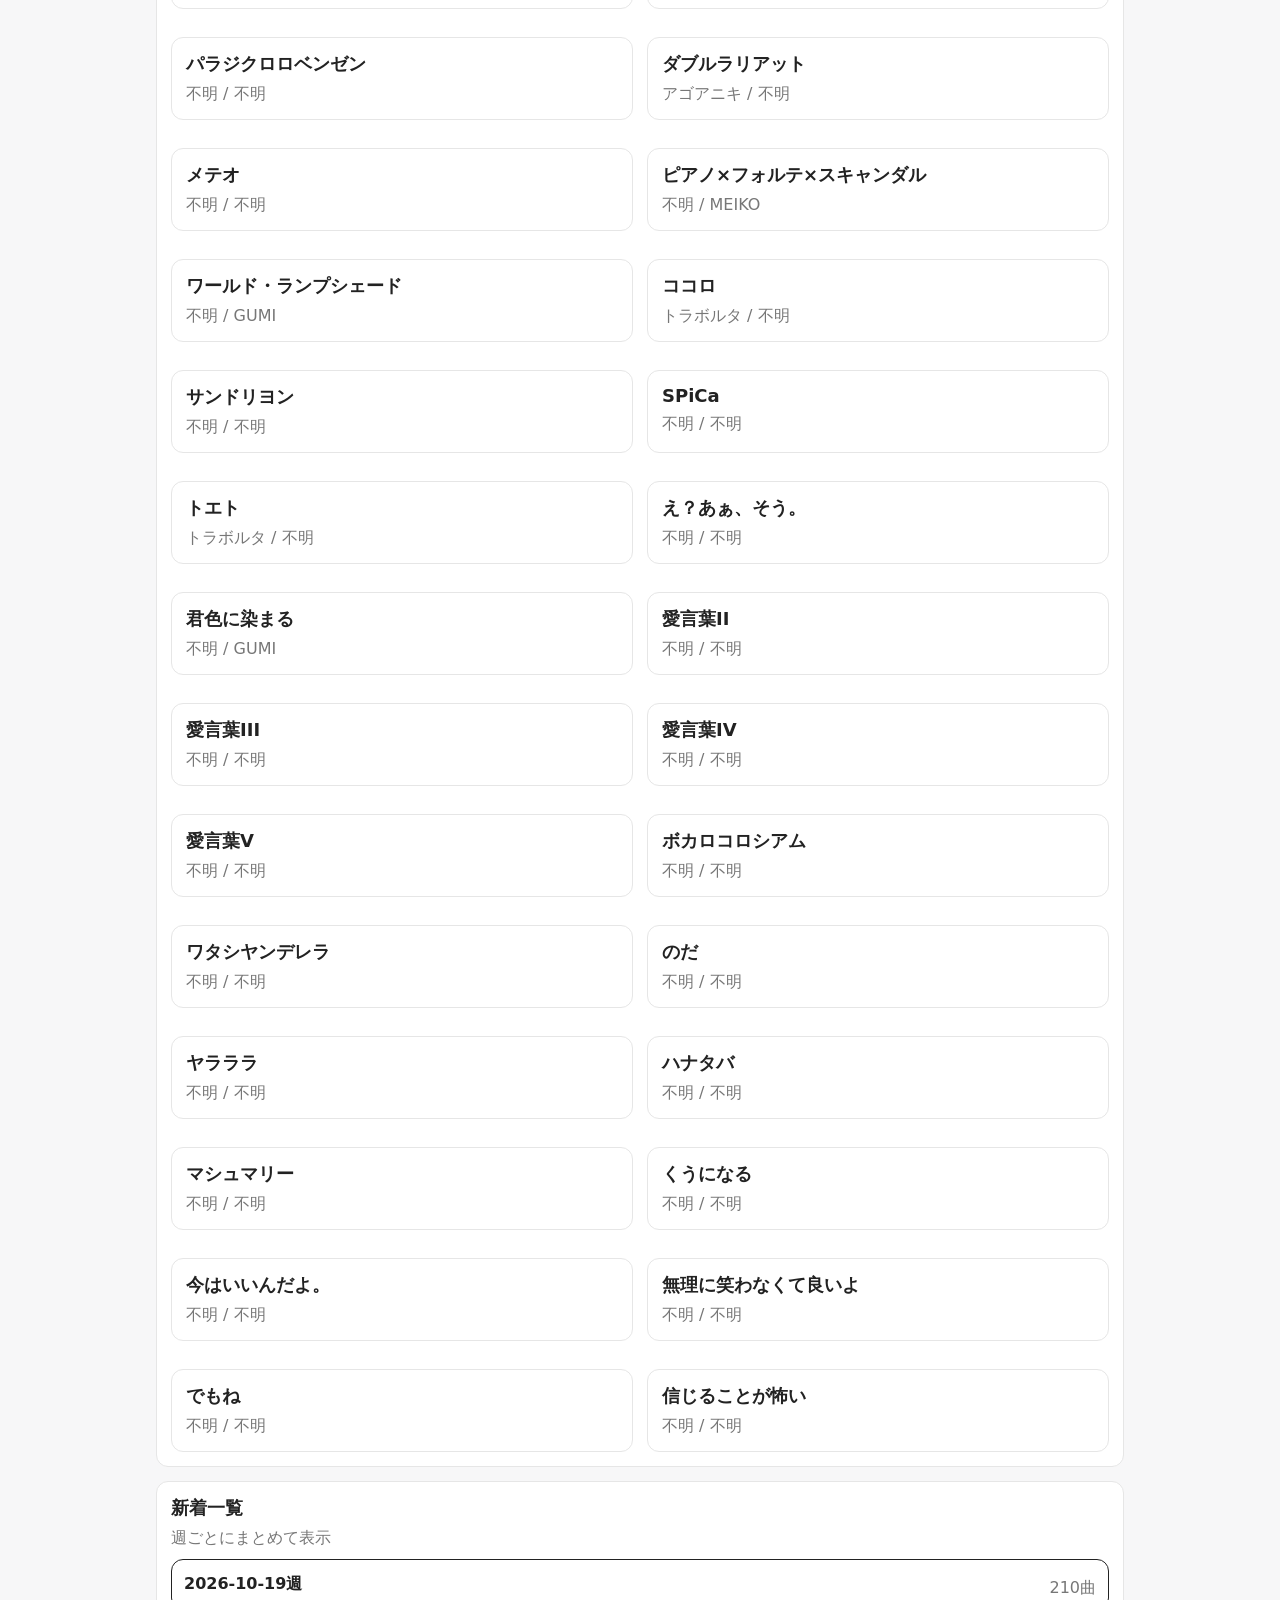
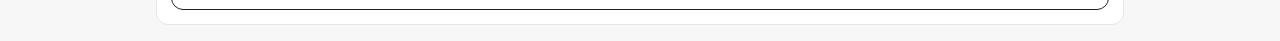
<file: new.html>
<!doctype html>
<html lang="ja" data-theme="light">
<head>
  <meta charset="utf-8" />
  <meta name="viewport" content="width=device-width, initial-scale=1" />
  <title>新着 - VOCALOG</title>

  <script>
    (function() {
      const saved = localStorage.getItem("vocalog-theme") || "light";
      document.documentElement.setAttribute("data-theme", saved);
    })();
  </script>
  
  <link rel="stylesheet" href="./styles.css" />
</head>
<body>
  <div id="header"></div>

  <main class="wrap">
    <div class="card">
      <h2 class="title" style="margin:0;">新着</h2>
      <p class="muted" id="sub"></p>
    </div>

    <section class="card">
      <h3 class="title" style="margin:0;">今週のおすすめ</h3>
      <p class="muted">今週追加の中からピックアップ</p>
      <div id="weeklyPicks" class="grid"></div>
    </section>

    <section class="card">
      <h3 class="title" style="margin:0;">今週追加</h3>
      <p class="muted" id="weekCount"></p>
      <div id="weekList" class="grid"></div>
    </section>

    <section class="card">
      <div class="row" style="align-items:center;">
        <h3 class="title" style="margin:0;">新着一覧</h3>
      </div>
      <p class="muted">週ごとにまとめて表示</p>
      <div id="archive" class="list"></div>
    </section>

  </main>

  <script src="./theme.js"></script>
  <script type="module" src="./new.js"></script>
</body>
</html>
</file>
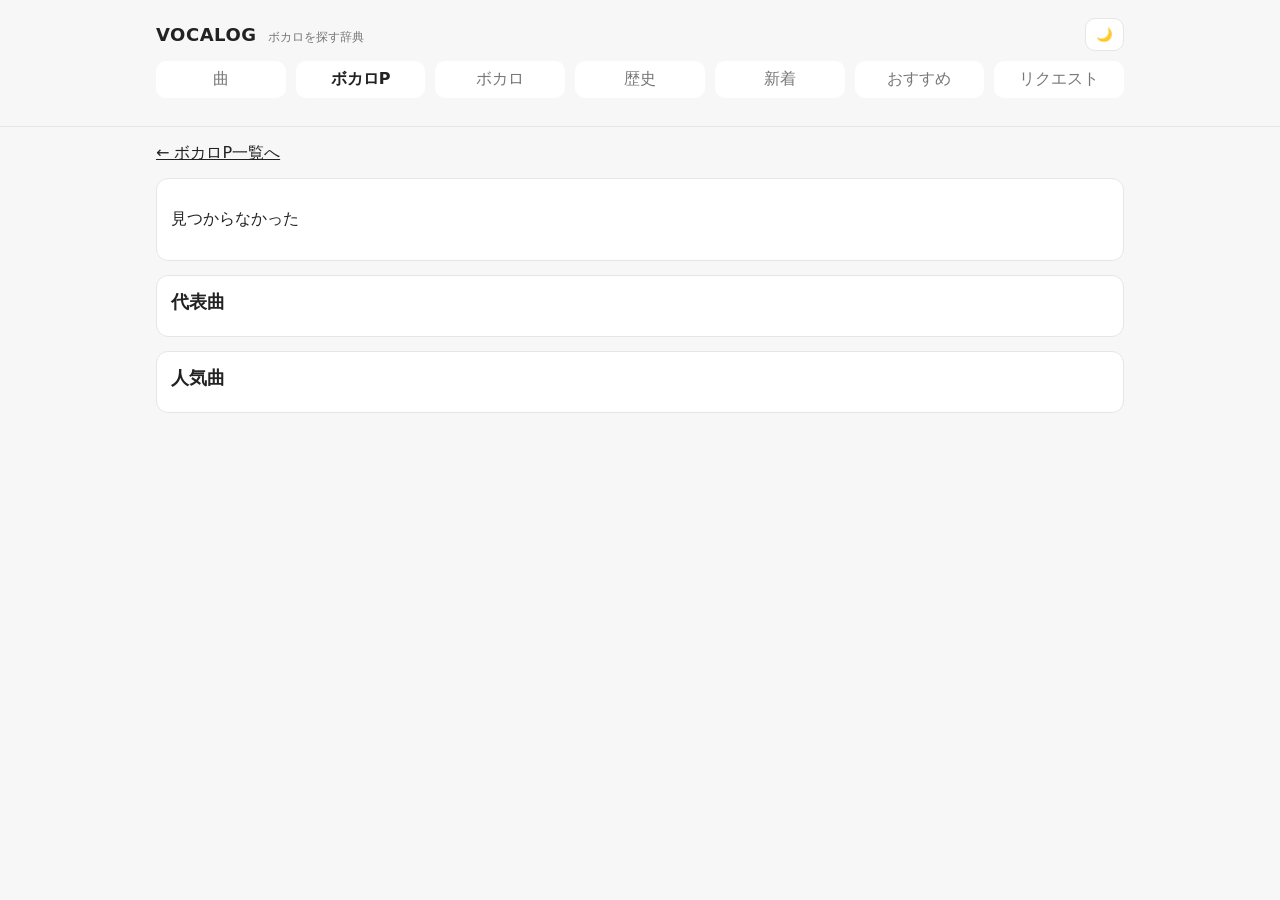
<file: producer.html>
<!doctype html>
<html lang="ja" data-theme="light">
<head>
  <meta charset="utf-8" />
  <meta name="viewport" content="width=device-width, initial-scale=1" />
  <title>ボカロP - VOCALOG</title>

  <script>
    (function() {
      const saved = localStorage.getItem("vocalog-theme") || "light";
      document.documentElement.setAttribute("data-theme", saved);
    })();
  </script>
  
  <link rel="stylesheet" href="./styles.css" />
</head>
<body>
  <div id="header"></div>

  <main class="wrap">
    <a class="link" href="./producers.html">← ボカロP一覧へ</a>
    <div id="content" class="card"></div>

    <div class="card">
      <h2 class="title">代表曲</h2>
      <p id="songsNote" class="muted"></p>
      <div id="songs" class="grid"></div>

    </div>

    <div class="card">
      <h2 class="title">人気曲</h2>
      <p id="popularNote" class="muted"></p>
      <div id="popularSongs" class="grid"></div>
    </div>
  </main>

  <script src="./theme.js"></script>
  <script type="module" src="./producer.js"></script>
</body>
</html>
</file>
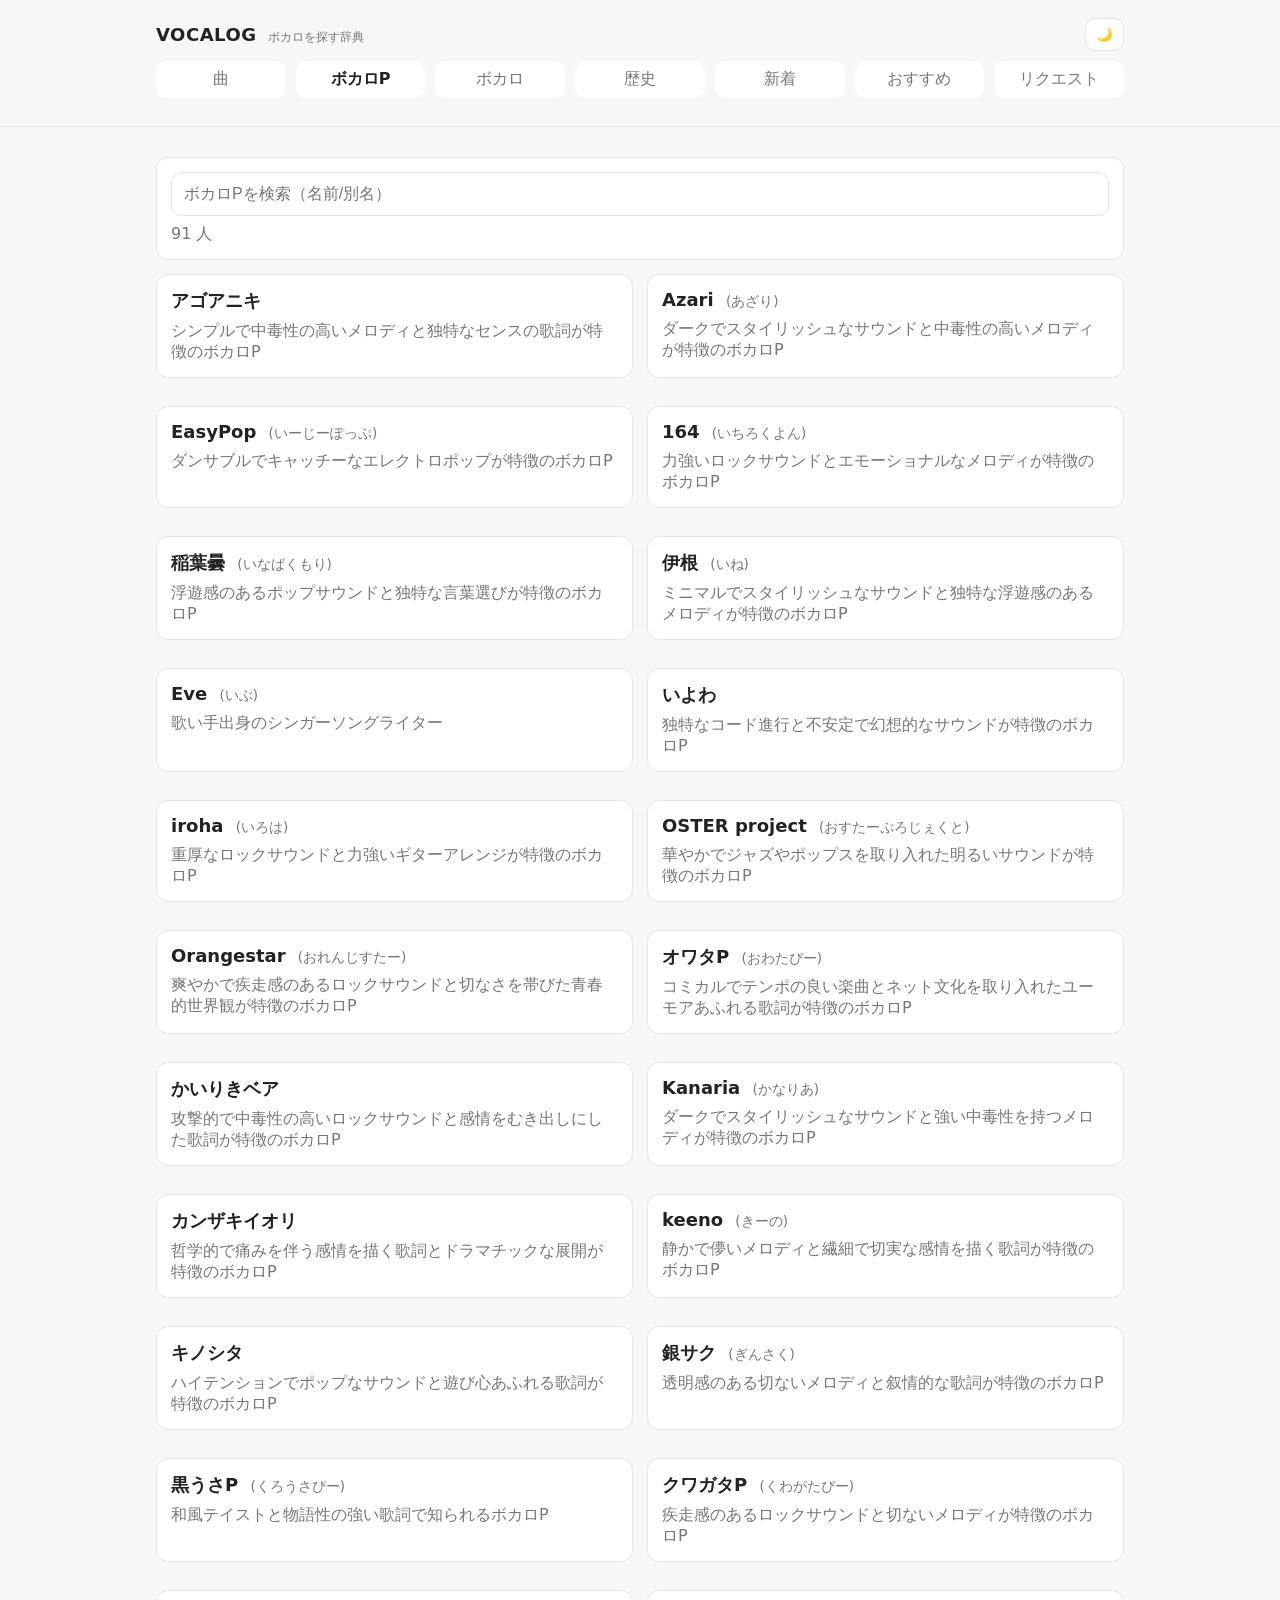
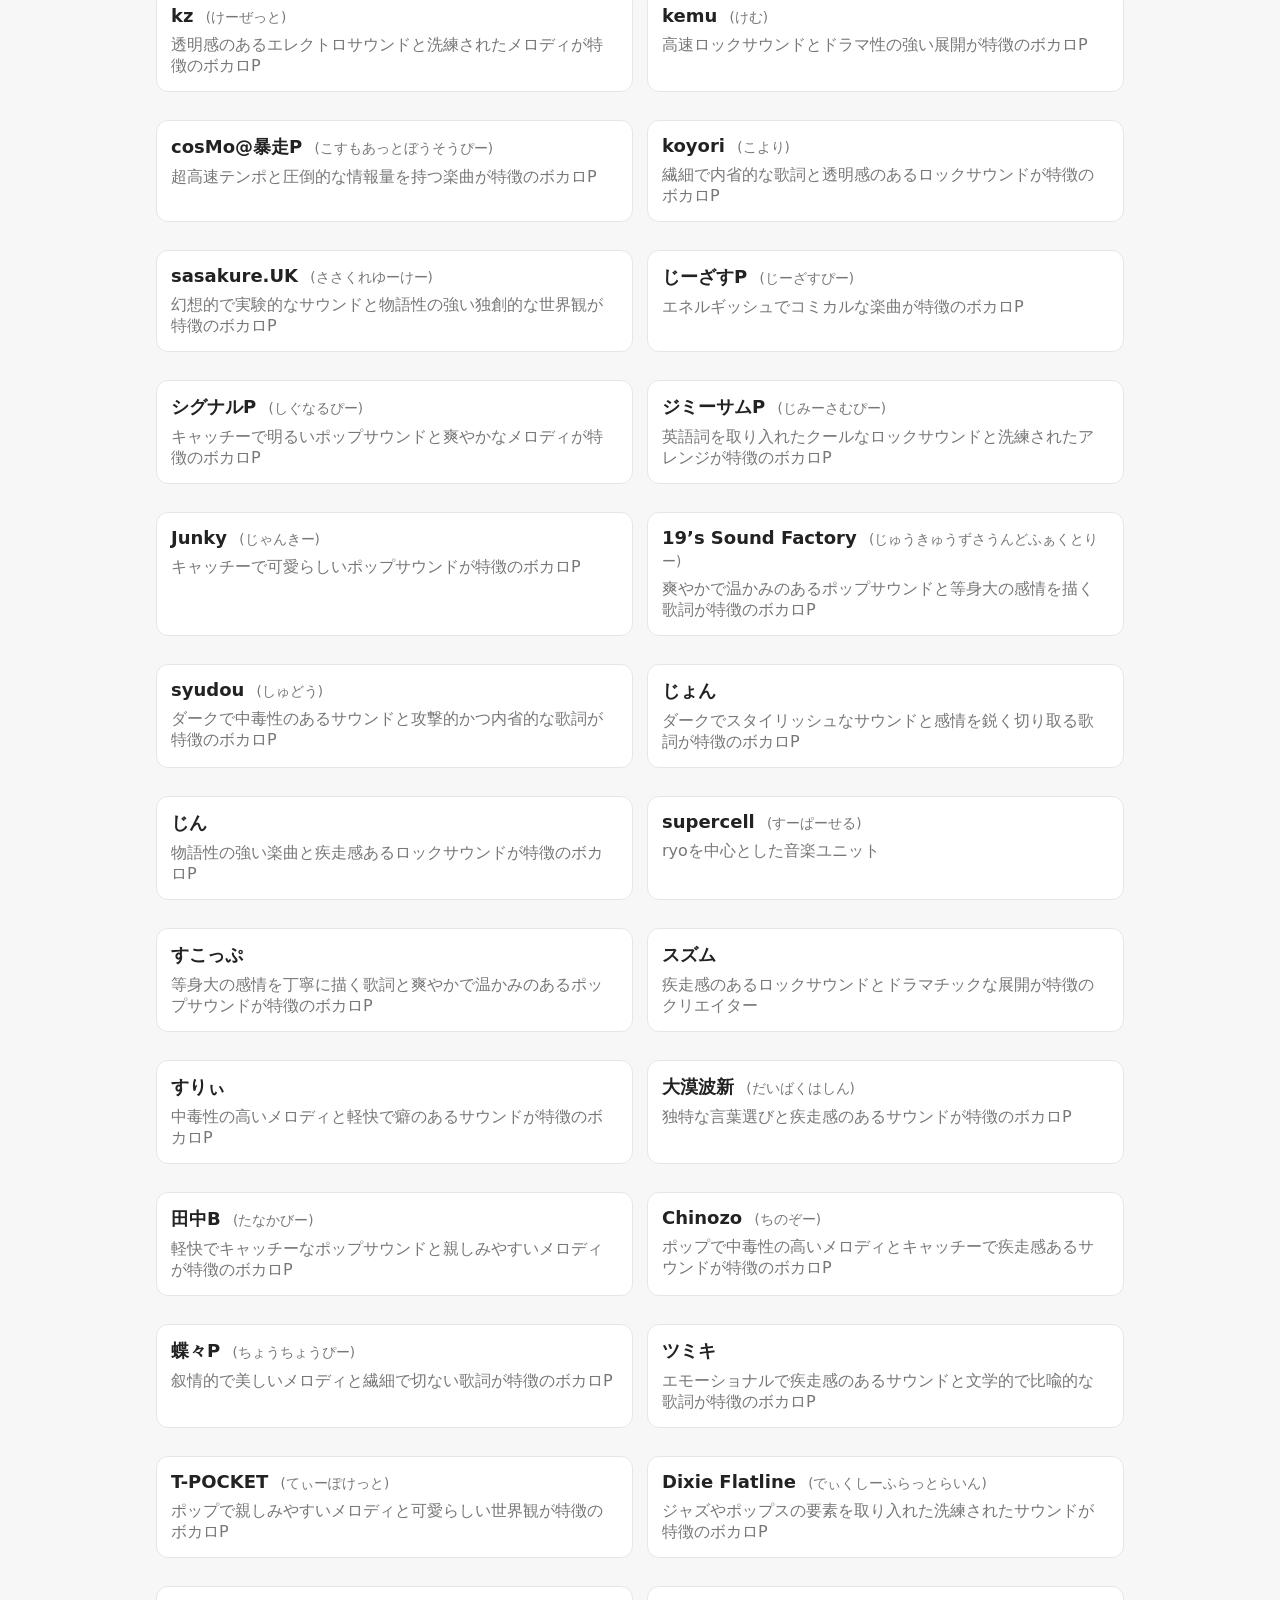
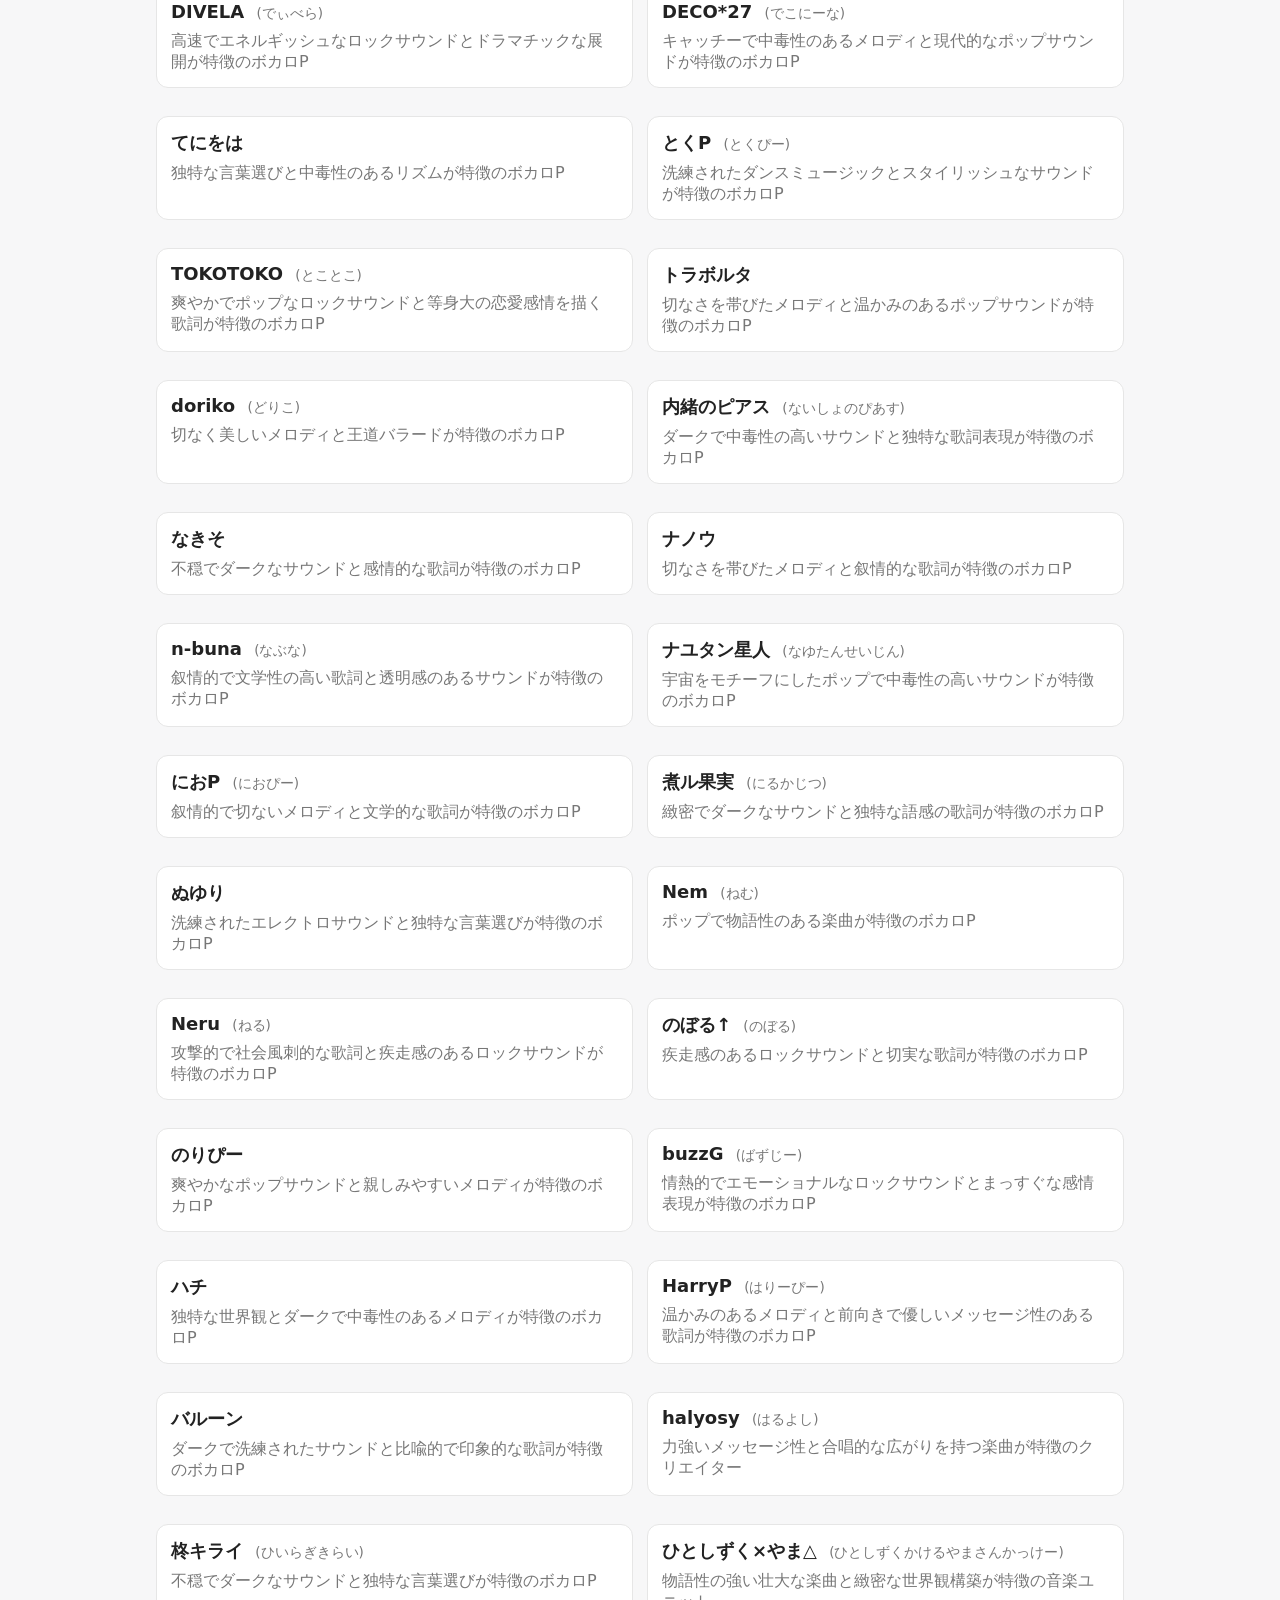
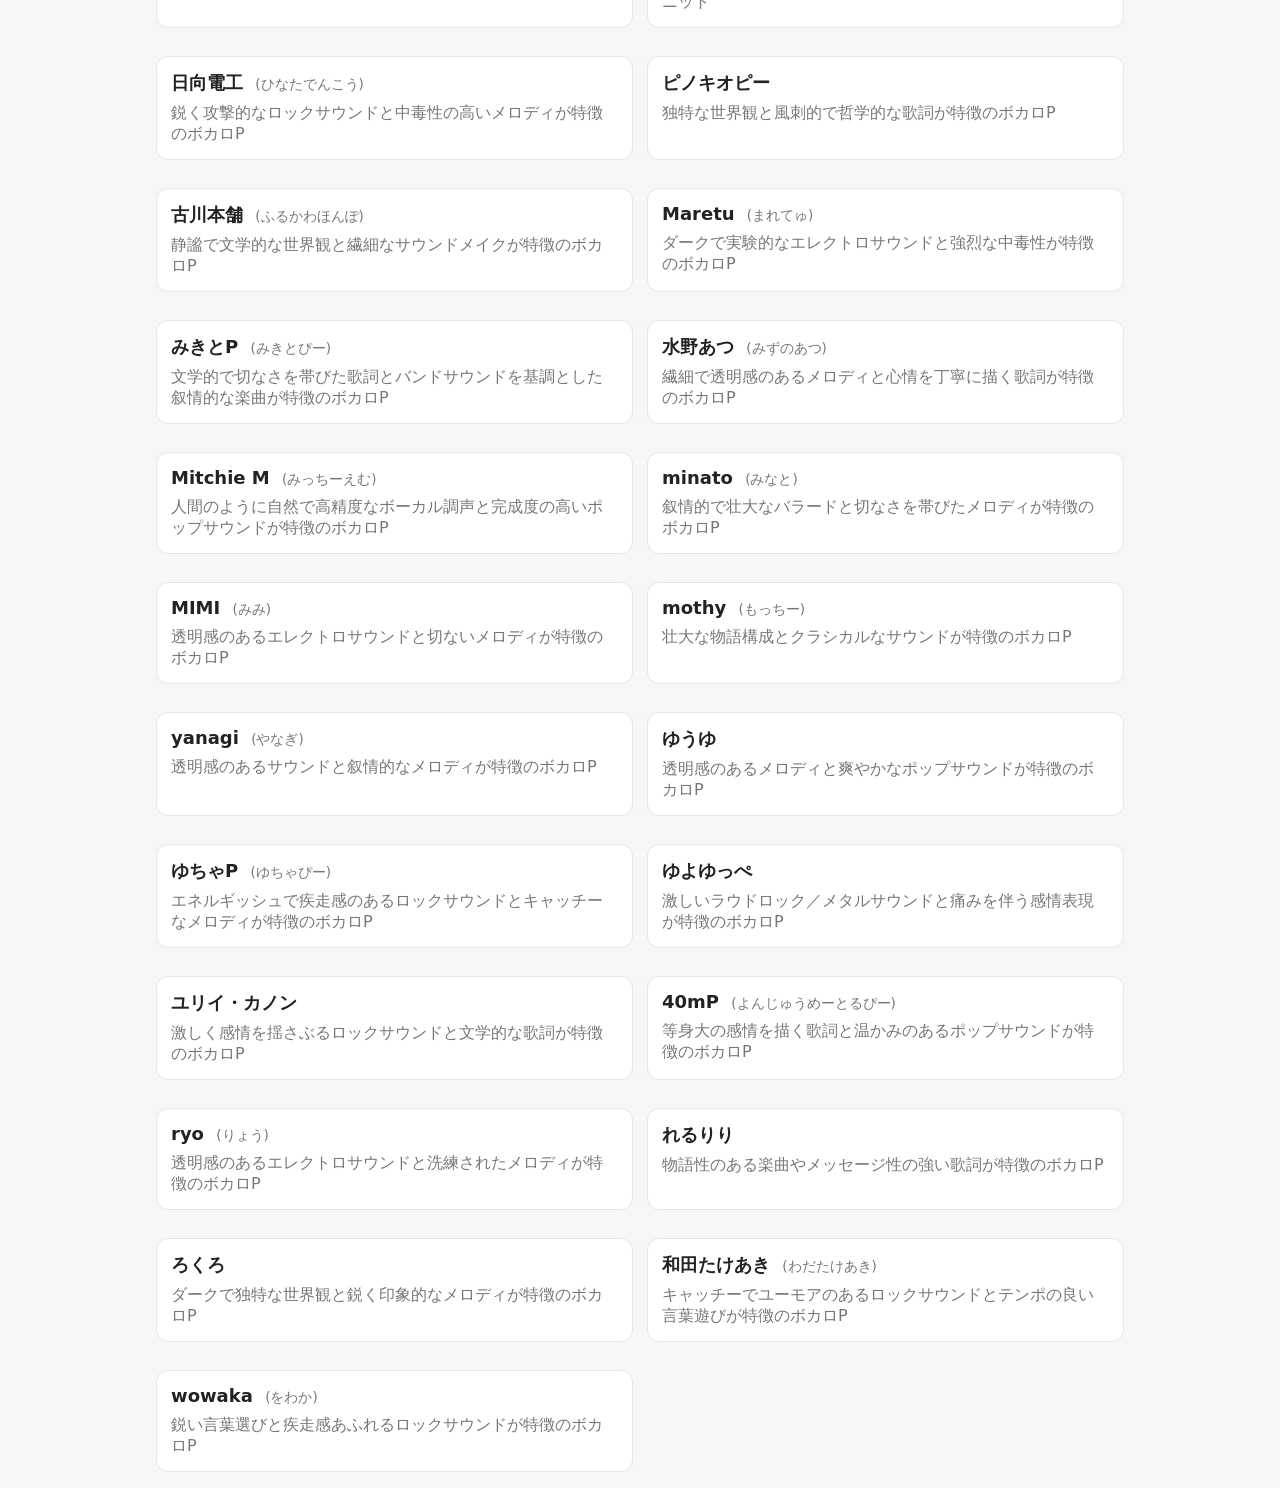
<file: producers.html>
<!doctype html>
<html lang="ja" data-theme="light">
<head>
  <meta charset="utf-8" />
  <meta name="viewport" content="width=device-width, initial-scale=1" />
  <title>ボカロP - VOCALOG</title>

  <script>
    (function() {
      const saved = localStorage.getItem("vocalog-theme") || "light";
      document.documentElement.setAttribute("data-theme", saved);
    })();
  </script>
  
  <link rel="stylesheet" href="./styles.css" />
</head>
<body>
  <div id="header"></div>

  <main class="wrap">
    <div class="card">
      <input id="q" class="input" placeholder="ボカロPを検索（名前/別名）" />
      <p class="muted" id="count"></p>
    </div>
    <div id="list" class="grid"></div>
  </main>

  <script src="./theme.js"></script>
  <script type="module" src="./producers.js"></script>
</body>
</html>
</file>
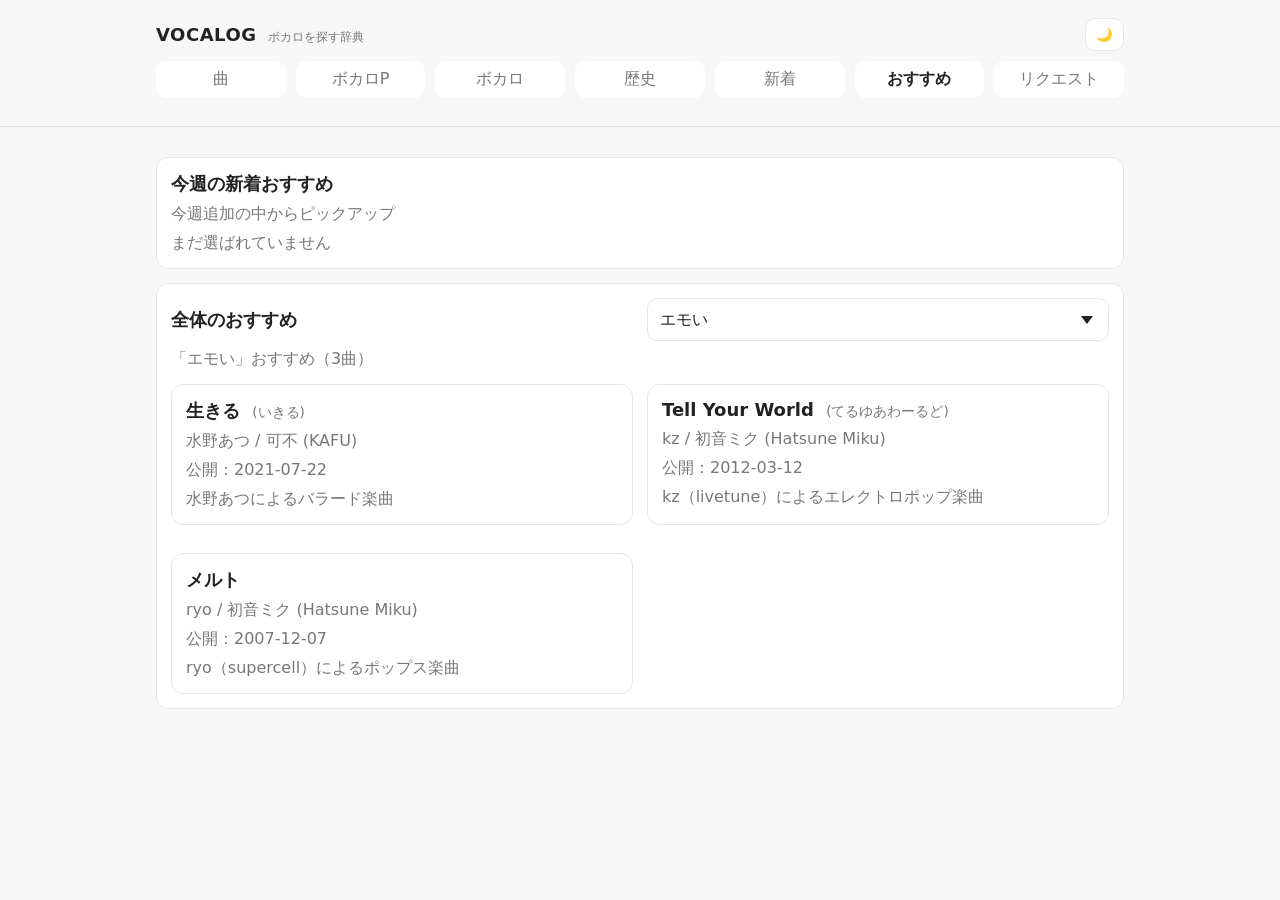
<file: recommend.html>
<!doctype html>
<html lang="ja" data-theme="light">
<head>
  <meta charset="utf-8" />
  <meta name="viewport" content="width=device-width, initial-scale=1" />
  <title>おすすめ - VOCALOG</title>

  <script>
    (function() {
      const saved = localStorage.getItem("vocalog-theme") || "light";
      document.documentElement.setAttribute("data-theme", saved);
    })();
  </script>
  
  <link rel="stylesheet" href="./styles.css" />
</head>
<body>
  <div id="header"></div>

  <main class="wrap">
    <section class="card">
      <h3 class="title" style="margin:0;">今週の新着おすすめ</h3>
      <p class="muted">今週追加の中からピックアップ</p>
      <div id="weeklyPicks" class="grid"></div>
    </section>

    <section class="card">
      <div class="row" style="align-items:center;">
        <h3 class="title" style="margin:0;">全体のおすすめ</h3>
        <select id="recTag">
          <option value="" disabled selected hidden>タグを選択</option>
        </select>
      </div>
      <p class="muted" id="tagHint">タグを選ぶとおすすめ曲を表示</p>
      <div id="tagList" class="grid"></div>
    </section>

  </main>

  <script src="./theme.js"></script>
  <script type="module" src="./recommend.js"></script>
</body>
</html>
</file>
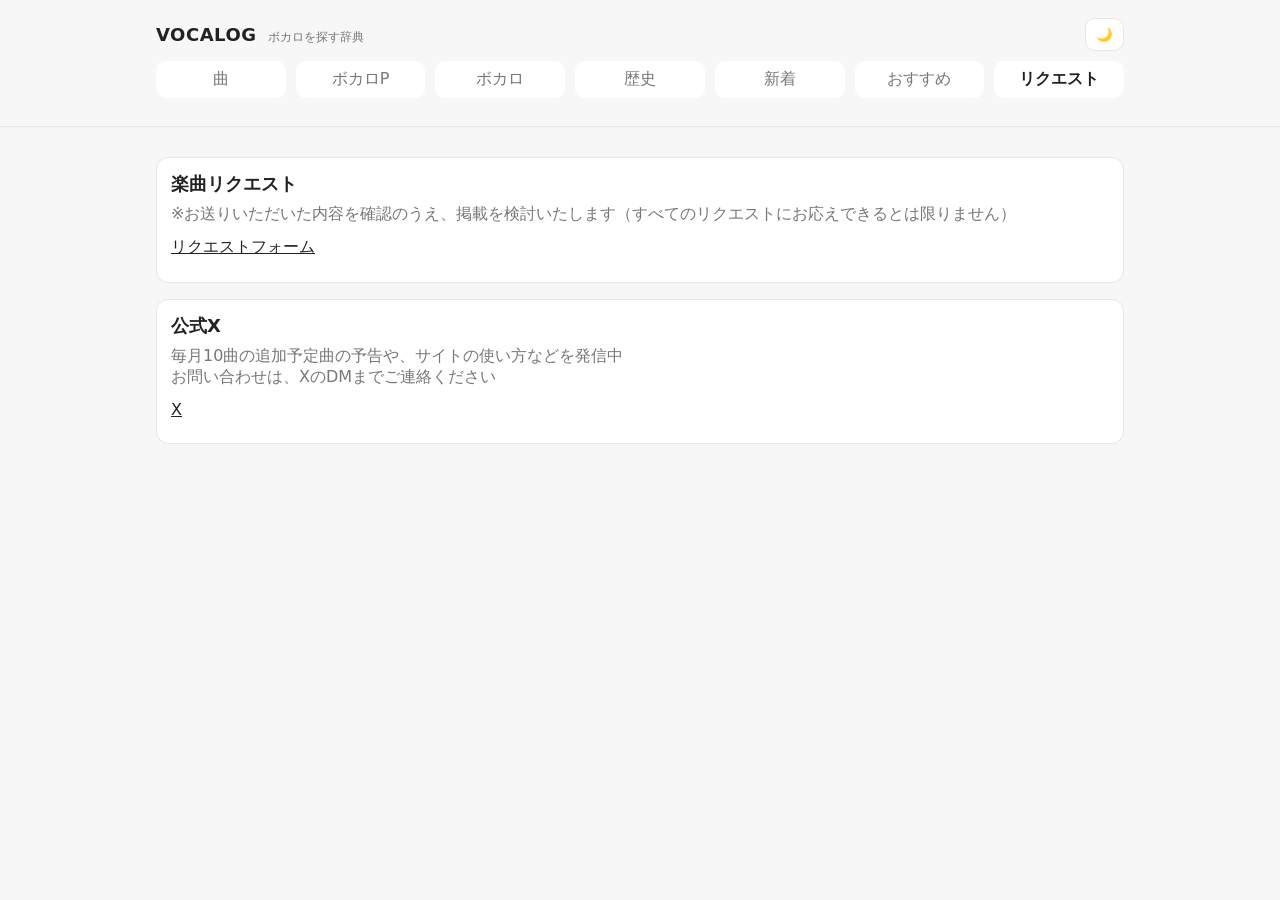
<file: request.html>
<!doctype html>
<html lang="ja" data-theme="light">
<head>
  <meta charset="utf-8" />
  <meta name="viewport" content="width=device-width, initial-scale=1" />
  <title>リクエスト - VOCALOG</title>

  <script>
    (function() {
      const saved = localStorage.getItem("vocalog-theme") || "light";
      document.documentElement.setAttribute("data-theme", saved);
    })();
  </script>

  <link rel="stylesheet" href="./styles.css" />
</head>

<body>
  <div id="header"></div>

  <main class="wrap">

    <div class="card">
      <h2 class="title">楽曲リクエスト</h2>

      <p class="muted">
        ※お送りいただいた内容を確認のうえ、掲載を検討いたします（すべてのリクエストにお応えできるとは限りません）
      </p>

      <div class="links" style="margin-top:12px;">
        <a class="link" target="_blank" rel="noopener" href="https://forms.gle/RHHBJB7LUn1uF7kf7">
          リクエストフォーム
        </a>
      </div>
    </div>

    <div class="card" style="margin-top:16px;">
      <h2 class="title">公式X</h2>

      <p class="muted">
        毎月10曲の追加予定曲の予告や、サイトの使い方などを発信中<br>
        お問い合わせは、XのDMまでご連絡ください
      </p>

      <div class="links" style="margin-top:12px;">
        <a class="link" target="_blank" rel="noopener" href="https://x.com/vocalog_jp">
          X
        </a>
      </div>
    </div>

  </main>

  <script src="./theme.js"></script>

  <script type="module">
    import { headerHtml } from "./app.js"
    document.getElementById("header").innerHTML = headerHtml("request")
  </script>
</body>
</html>
</file>
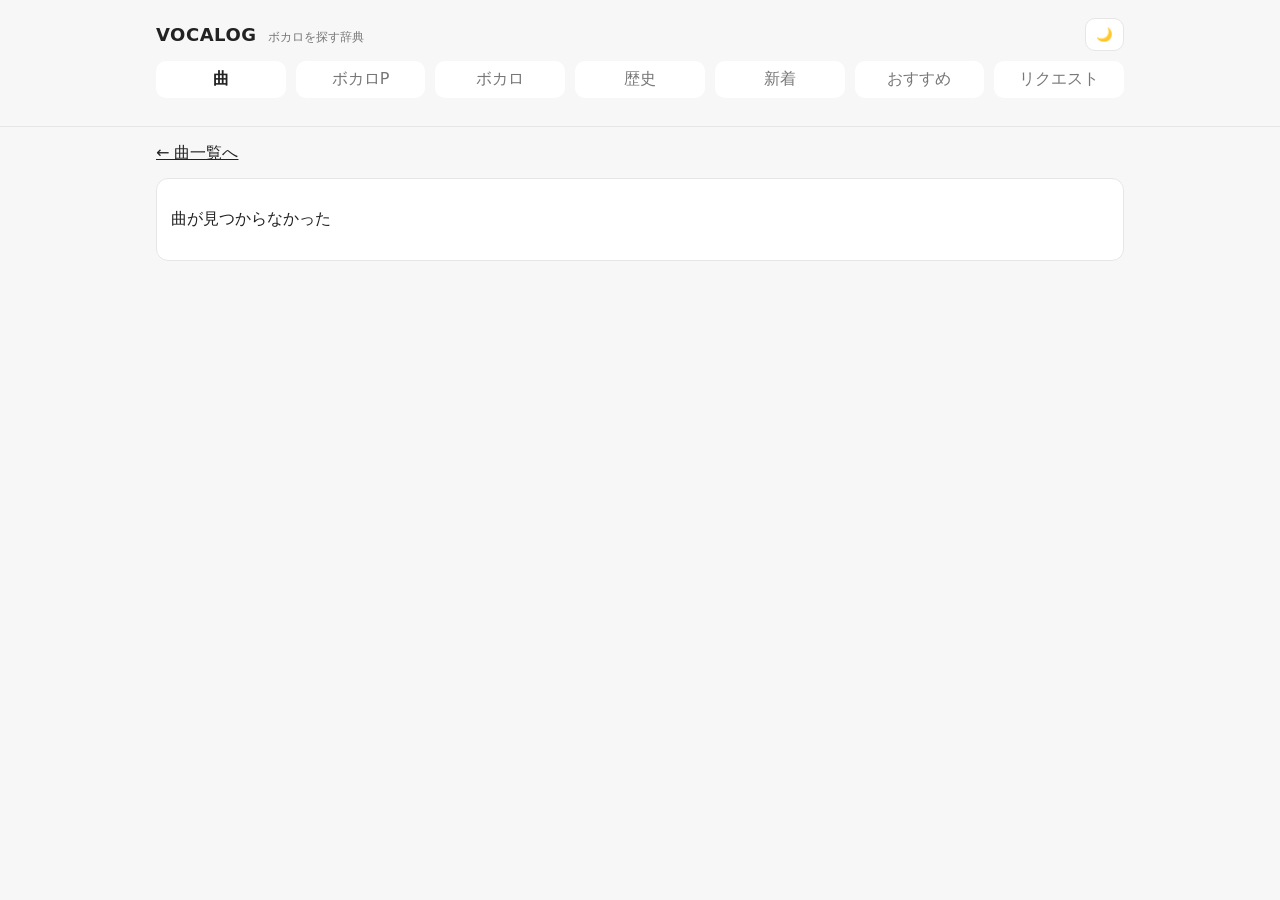
<file: song.html>
<!doctype html>
<html lang="ja" data-theme="light">
<head>
  <meta charset="utf-8" />
  <meta name="viewport" content="width=device-width, initial-scale=1" />
  <title>曲 - VOCALOG</title>

  <script>
    (function() {
      const saved = localStorage.getItem("vocalog-theme") || "light";
      document.documentElement.setAttribute("data-theme", saved);
    })();
  </script>
  
  <link rel="stylesheet" href="./styles.css" />
</head>
<body>
  <div id="header"></div>

  <main class="wrap">
    <a class="link" href="./index.html">← 曲一覧へ</a>
    <div id="content" class="card"></div>
  </main>

  <script src="./theme.js"></script>
  <script type="module" src="./song.js"></script>
</body>
</html>
</file>
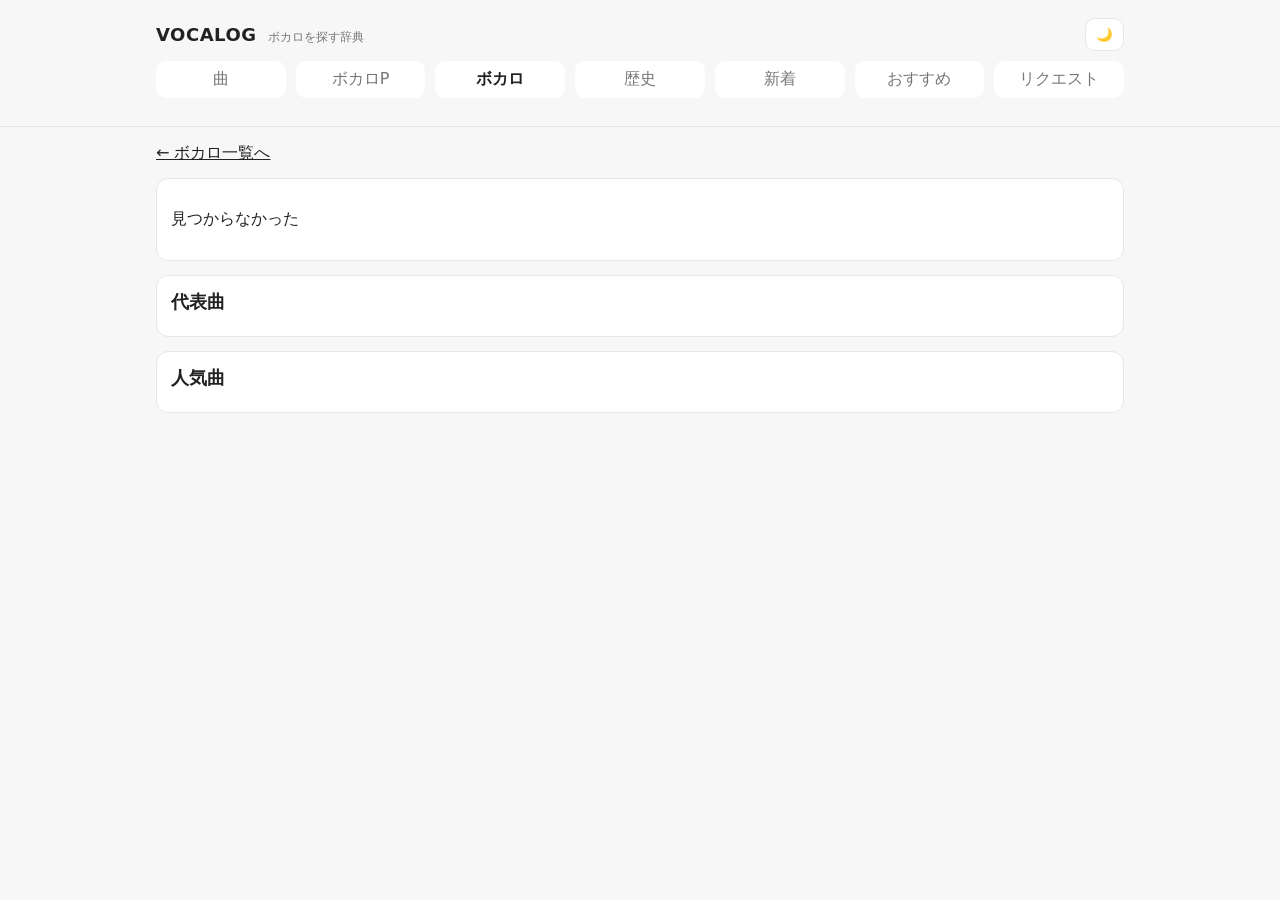
<file: vocal.html>
<!doctype html>
<html lang="ja" data-theme="light">
<head>
  <meta charset="utf-8" />
  <meta name="viewport" content="width=device-width, initial-scale=1" />
  <title>ボカロ - VOCALOG</title>

  <script>
    (function() {
      const saved = localStorage.getItem("vocalog-theme") || "light";
      document.documentElement.setAttribute("data-theme", saved);
    })();
  </script>
  
  <link rel="stylesheet" href="./styles.css" />
</head>
<body>
  <div id="header"></div>

  <main class="wrap">
    <a class="link" href="./vocals.html">← ボカロ一覧へ</a>
    <div id="content" class="card"></div>

    <div class="card">
      <h2 class="title">代表曲</h2>
      <p id="songsNote" class="muted"></p>
      <div id="songs" class="grid"></div>

    </div>

    <div class="card">
      <h2 class="title">人気曲</h2>
      <p id="popularNote" class="muted"></p>
      <div id="popularSongs" class="grid"></div>
    </div>
  </main>

  <script src="./theme.js"></script>
  <script type="module" src="./vocal.js"></script>
</body>
</html>
</file>
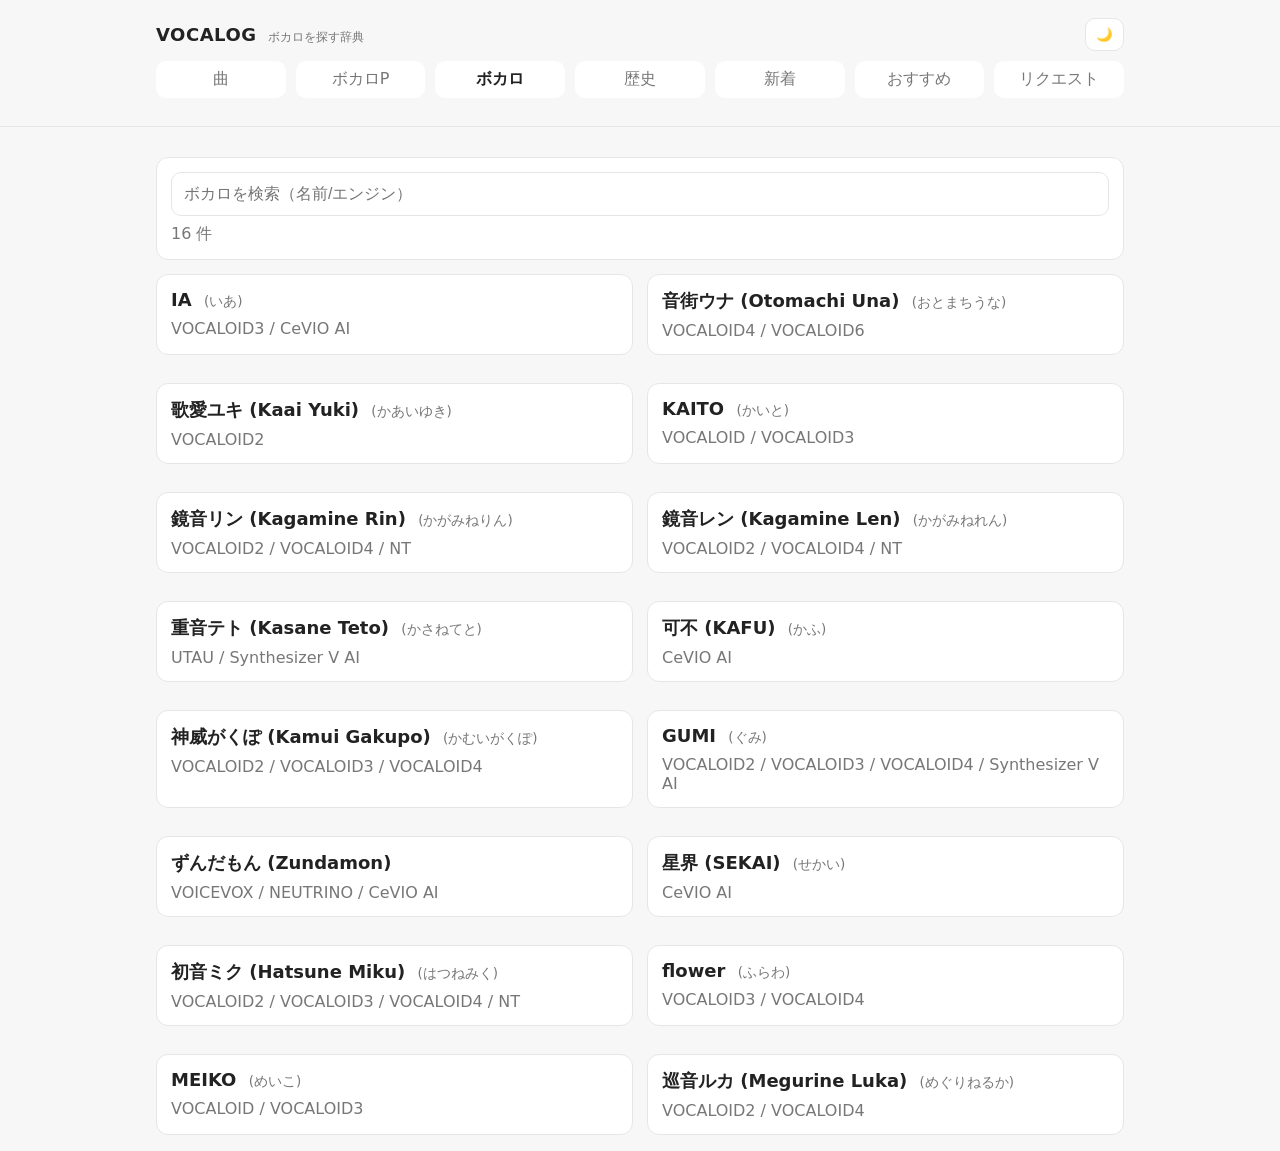
<file: vocals.html>
<!doctype html>
<html lang="ja" data-theme="light">
<head>
  <meta charset="utf-8" />
  <meta name="viewport" content="width=device-width, initial-scale=1" />
  <title>ボカロ - VOCALOG</title>

  <script>
    (function() {
      const saved = localStorage.getItem("vocalog-theme") || "light";
      document.documentElement.setAttribute("data-theme", saved);
    })();
  </script>
  
  <link rel="stylesheet" href="./styles.css" />
</head>
<body>
  <div id="header"></div>

  <main class="wrap">
    <div class="card">
      <input id="q" class="input" placeholder="ボカロを検索（名前/エンジン）" />
      <p class="muted" id="count"></p>
    </div>
    <div id="list" class="grid"></div>
  </main>

  <script src="./theme.js"></script>
  <script type="module" src="./vocals.js"></script>
</body>
</html>
</file>
<file: styles.css>
html {
  overflow-y: scroll;
}

:root{
  --bg:#f7f7f8;
  --card:#ffffff;
  --text:#222;
  --muted:#777;
  --border:#e6e6e6;
  --link:#222;
}

[data-theme="dark"]{
  --bg:#121212;
  --card:#1e1e1e;
  --text:#eaeaea;
  --muted:#b5b5b5;
  --border:#2a2a2a;
  --link:#eaeaea;
}

*{
  box-sizing:border-box;
}

body{
  margin:0;
  background:var(--bg);
  color:var(--text);
  font-family:system-ui, -apple-system, "Noto Sans JP", sans-serif;
}

.wrap{
  max-width:1000px;
  margin:0 auto;
  padding:16px;
}

.header{
  position:sticky;
  top:0;
  background:var(--bg);
  border-bottom:1px solid var(--border);
  z-index:10;
}

.headerRow{
  display:flex;
  align-items:center;
  justify-content:space-between;
  gap:10px;
}

.brand{
  display:flex;
  gap:12px;
  align-items:baseline;
  text-decoration:none;
  color:inherit;
}

.logo{
  margin:8px 0;
  font-size:18px;
  letter-spacing:.5px;
}

.sub{
  color:var(--muted);
  font-size:12px;
}

.nav{
  display:flex;
  gap:10px;
  flex-wrap:wrap;
  margin:8px 0 12px;
}

.nav a{
  flex:1;
  min-width:80px;
  text-align:center;
  text-decoration:none;
  color:var(--muted);
  padding:8px 12px;
  border-radius:10px;
  background:var(--card);
}

.nav a:hover{
  background:var(--card);
  color:var(--text);
}

.btn{
  border:1px solid var(--border);
  background:var(--card);
  color:var(--text);
  border-radius:10px;
  padding:8px 10px;
  cursor:pointer;
}

.card{
  background:var(--card);
  border:1px solid var(--border);
  border-radius:12px;
  padding:14px;
  margin-top:14px;
}

.input,
select,
textarea{
  width:100%;
  padding:12px 12px;
  border:1px solid var(--border);
  background:var(--card);
  color:var(--text);
  border-radius:10px;
  font-size:16px;
}

textarea{
  min-height:120px;
  resize:vertical;
}

.grid,
.row{
  display:grid;
  grid-template-columns:1fr;
  gap:14px;
}

@media (min-width:900px){
  .grid,
  .row{
    grid-template-columns:1fr 1fr;
  }
}

.cardLink{
  text-decoration:none;
  color:inherit;
  display:block;
}

.title{
  margin:0 0 6px;
  font-size:18px;
}

.muted{
  color:var(--muted);
  margin:8px 0 0;
}

.tags{
  display:flex;
  flex-wrap:wrap;
  gap:6px;
  margin:10px 0;
}

.tag{
  border:1px solid var(--border);
  padding:4px 8px;
  border-radius:999px;
  font-size:12px;
  color:var(--muted);
}

.links{
  display:flex;
  gap:10px;
  flex-wrap:wrap;
  margin:10px 0;
}

.link{
  color:var(--link);
  text-decoration:underline;
}

iframe{
  width:100%;
  aspect-ratio:16/9;
  border:0;
  border-radius:10px;
}

.footer{
  margin:24px 0 40px;
  color:var(--muted);
  font-size:12px;
}

.notice{
  padding:12px;
  border:1px dashed var(--border);
  border-radius:12px;
  margin-top:14px;
  color:var(--muted);
}

.reading{
  font-size:0.75em;
  color:var(--muted);
  margin-left:6px;
  font-weight:normal;
}

.list{
  display:flex;
  flex-direction:column;
  gap:10px;
  margin-top:10px;
}

.archiveItem{
  display:flex;
  justify-content:space-between;
  align-items:center;
  padding:10px 12px;
  border:1px solid var(--border);
  border-radius:12px;
  text-decoration:none;
  color:inherit;
  background:transparent;
}

.archiveItem:hover{
  background:var(--card);
}

.archiveItem.active{
  background:var(--card);
  border-color:var(--text);
}

.archiveTitle{
  font-weight:600;
}

.repCard{
  border:1px solid var(--border);
  box-shadow:0 8px 24px rgba(0,0,0,.06);
}

.popularCard{
  border:1px solid var(--border);
}

.dateLabel{
  font-variant-numeric:tabular-nums;
}

.songTitleLine .title.songTitle{
  display:flex;
  align-items:baseline;
  flex-wrap:wrap;
  gap:8px;
}

.songTitleLine .songTitleText{
  font-weight:800;
}

.songTitleLine .titleArrow{
  color:var(--muted);
  font-weight:600;
}

.songTitleLine .songBadges .pill{
  margin-left:0;
}

.selectWrap{
  position:relative;
  flex:1;
  min-width:160px;
}

.selectWrap select{
  width:100%;
  padding:12px;
  padding-right:44px;
  appearance:none;
  -webkit-appearance:none;
  -moz-appearance:none;
  background:var(--card);
  background-image:none !important;
  color:var(--text);
  border:1px solid var(--border);
  border-radius:10px;
  font-size:16px;
}

.selectWrap::after{
  content:"";
  position:absolute;
  right:16px;
  top:50%;
  transform:translateY(-50%);
  border-left:6px solid transparent;
  border-right:6px solid transparent;
  border-top:8px solid var(--text);
  pointer-events:none;
}

select::-ms-expand{
  display:none;
}

.moreButton{
  display:block;
  grid-column:1 / -1;
  justify-self:center;
  margin:16px auto 0;
  padding:8px 18px;
  border:1px solid var(--border);
  border-radius:10px;
  background:var(--card);
  color:var(--text);
  cursor:pointer;
  font-size:14px;
}

.moreButton:hover{
  background:var(--bg);
}

html {
  overflow-y: scroll;
}

::-webkit-scrollbar {
  width: 10px;
}

::-webkit-scrollbar-track {
  background: var(--bg);
}

::-webkit-scrollbar-thumb {
  background: #d6d6d6;
  border-radius: 10px;
  border: 2px solid var(--bg);
}

[data-theme="dark"] ::-webkit-scrollbar-thumb {
  background: #2f3540;
}
</file>
